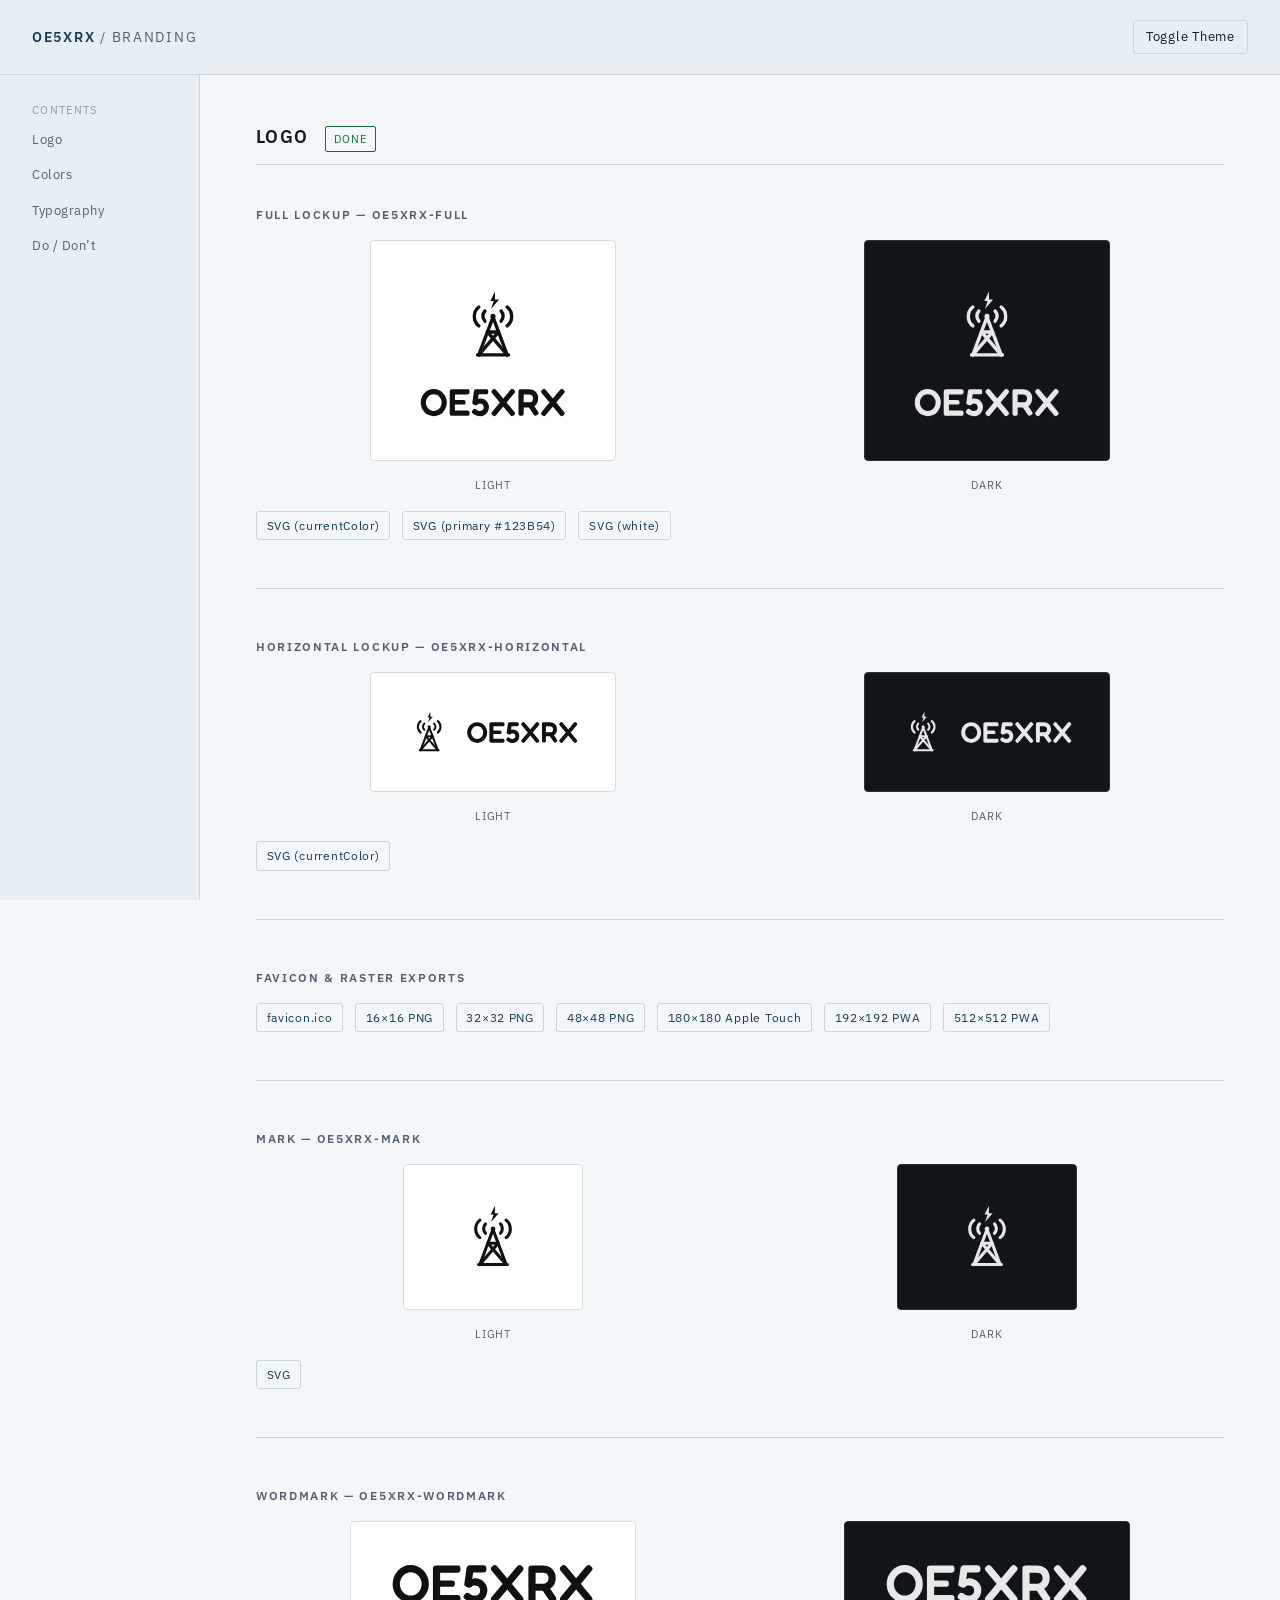
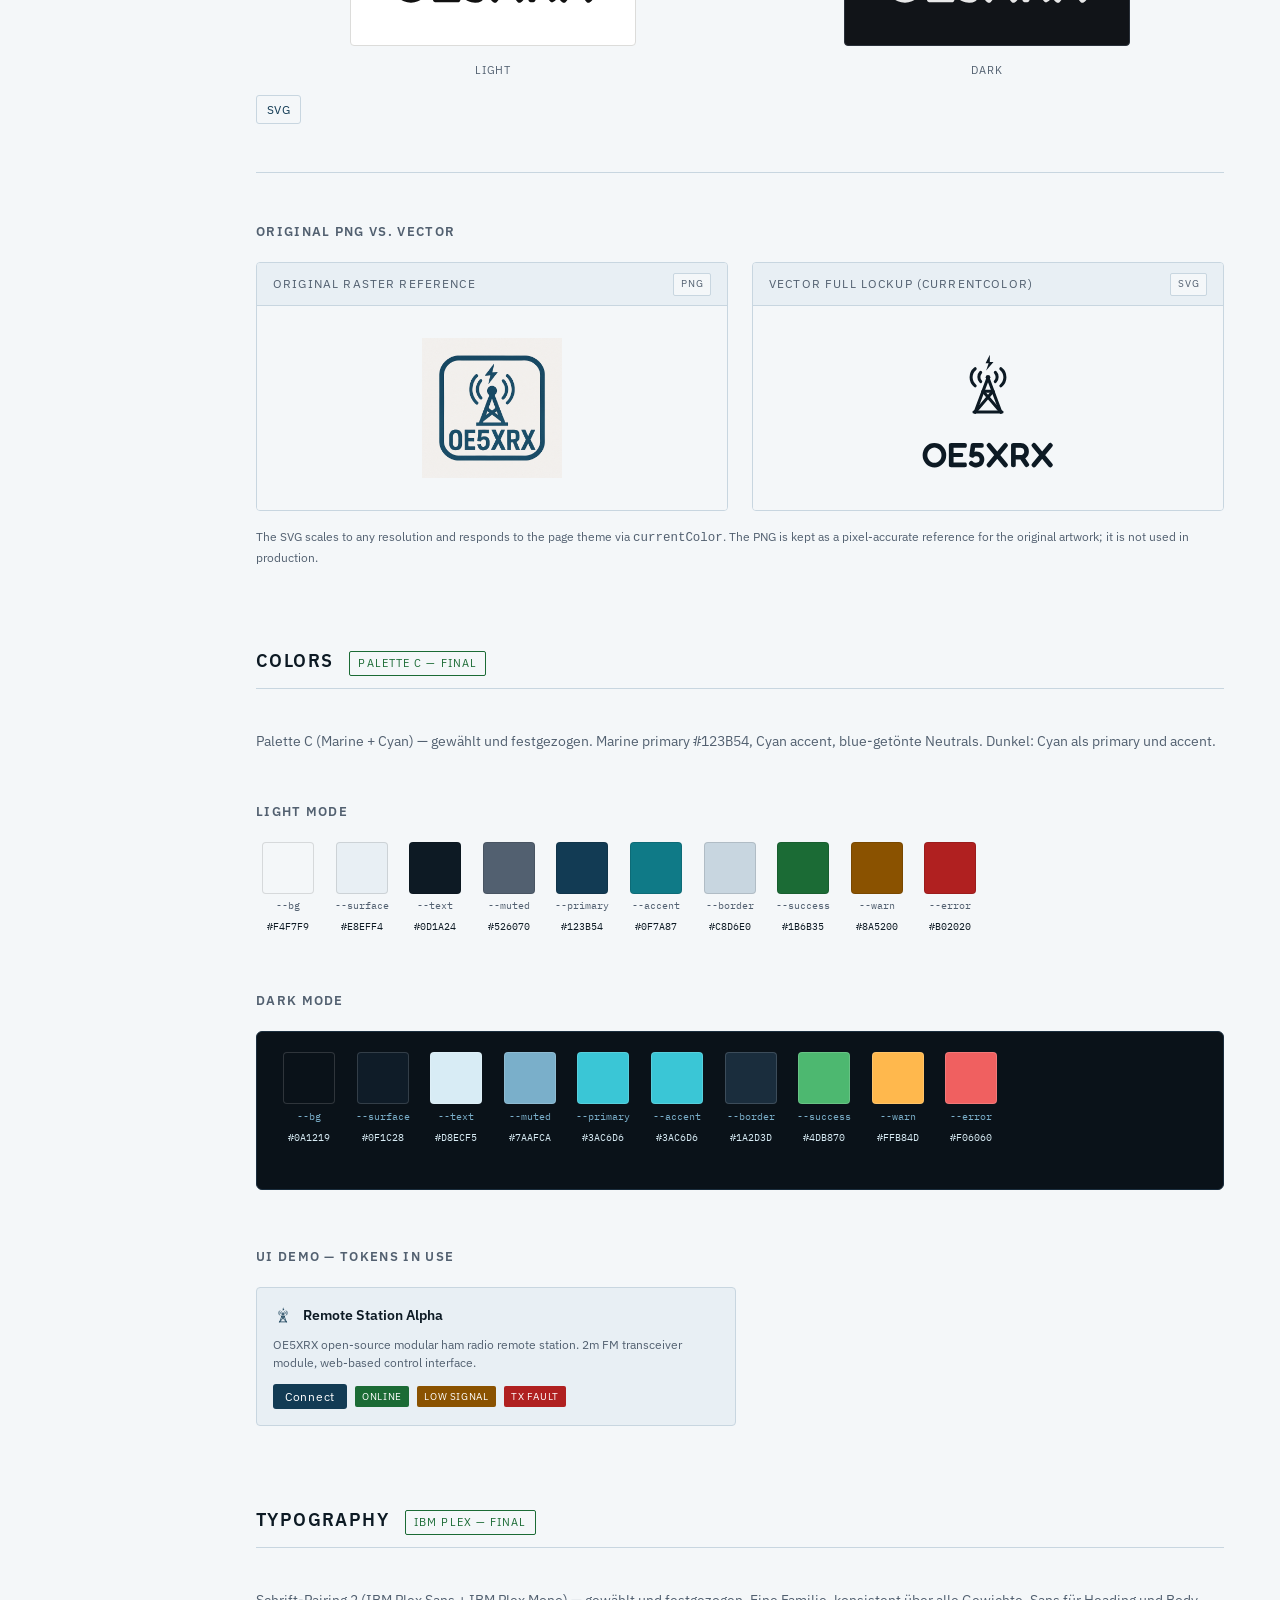
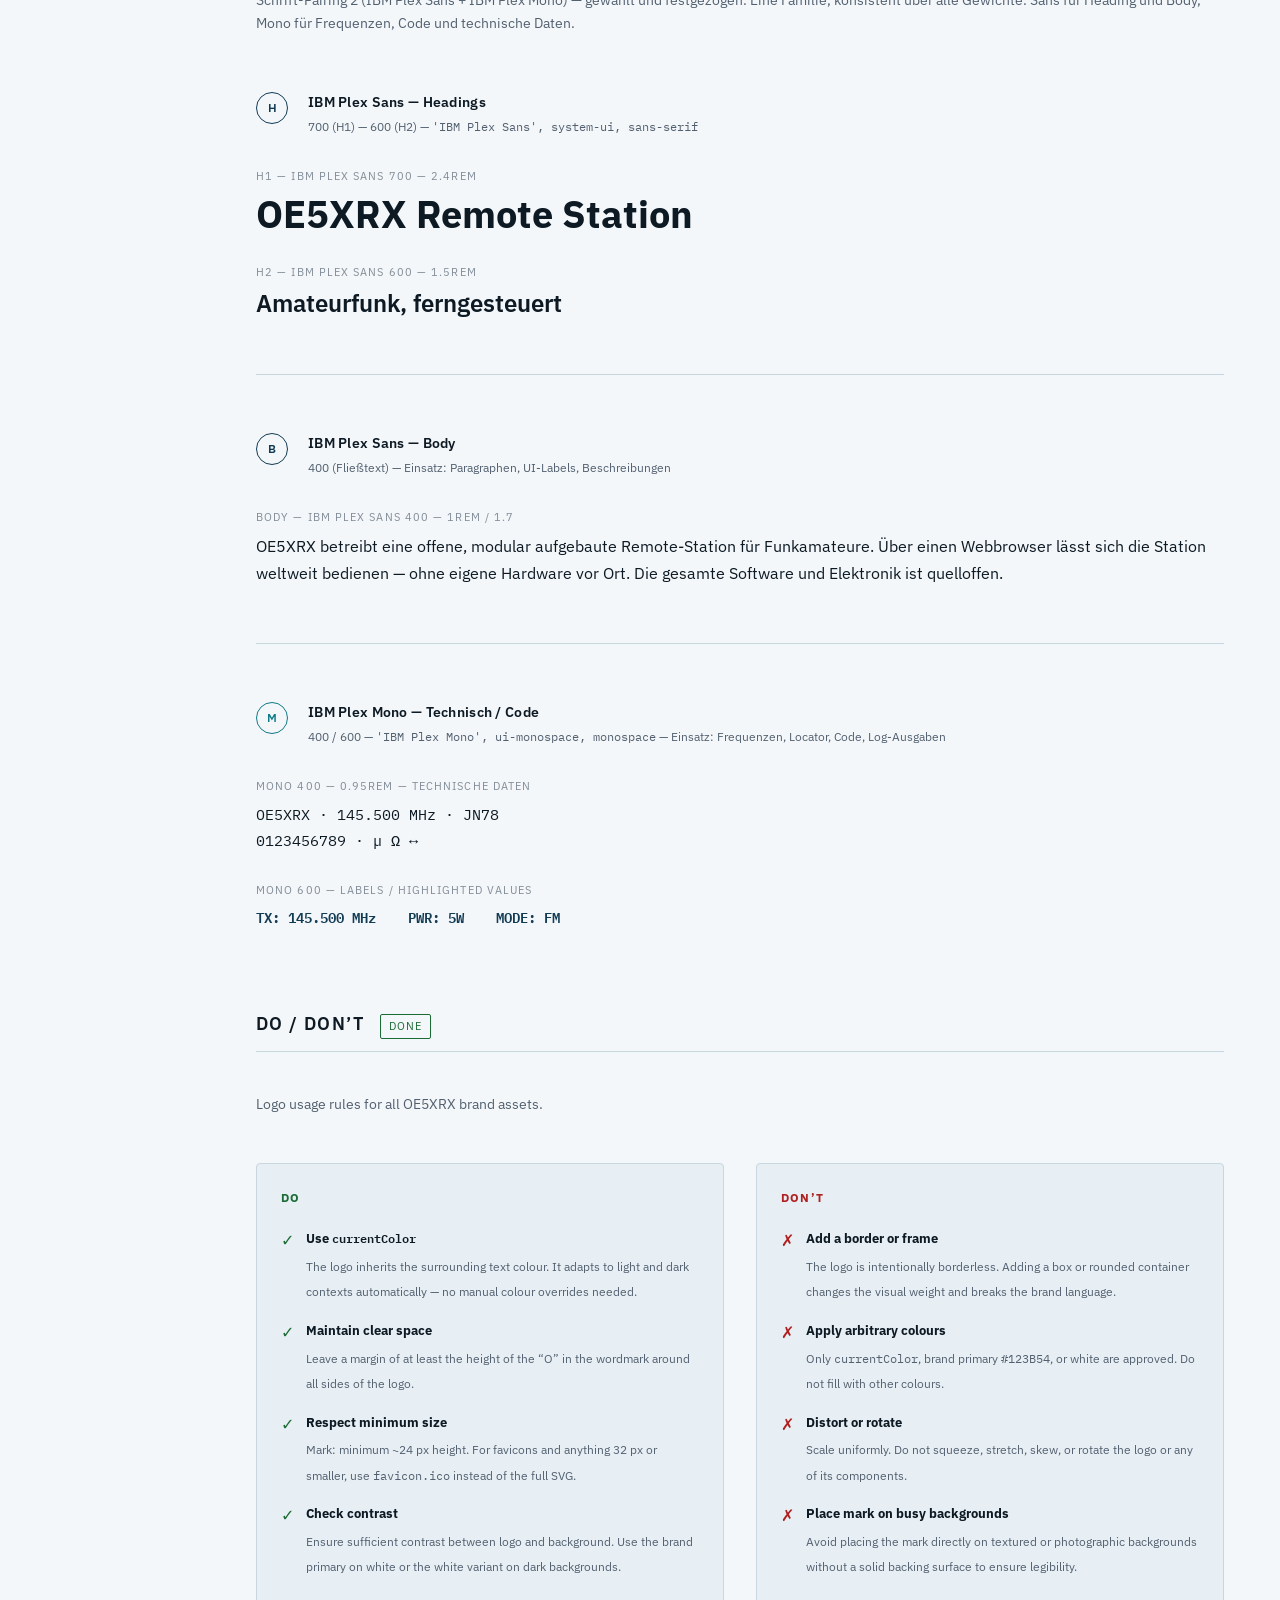
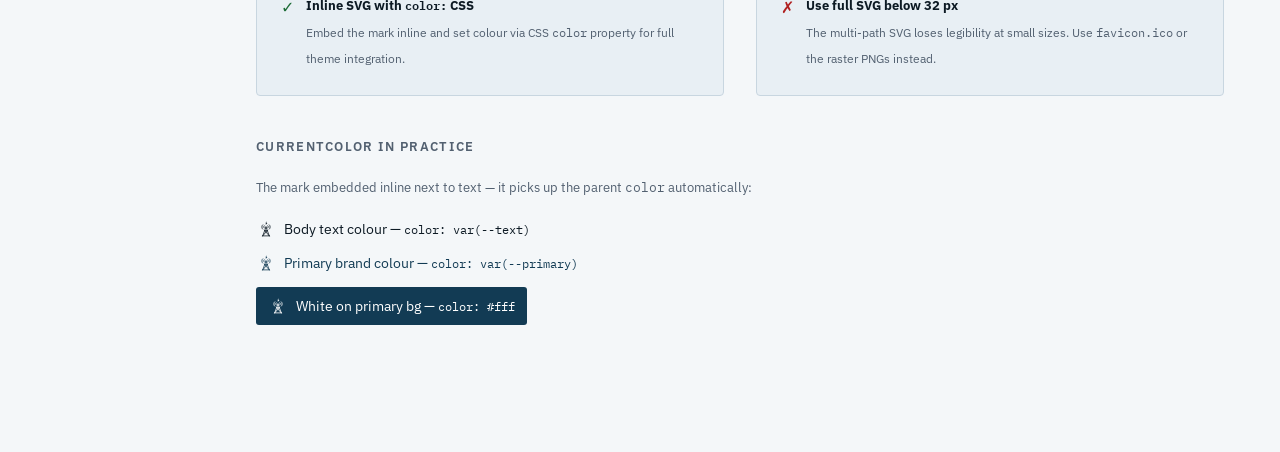
<file: index.html>
<!DOCTYPE html>
<html lang="en">
<head>
  <meta charset="UTF-8">
  <meta name="viewport" content="width=device-width, initial-scale=1.0">
  <title>OE5XRX Branding</title>
  <link rel="stylesheet" href="type/fonts.css">
  <link rel="stylesheet" href="color/tokens.css">
  <link rel="stylesheet" href="site.css">
  <link rel="icon" type="image/svg+xml" href="logo/oe5xrx-mark.svg">
  <link rel="icon" type="image/x-icon" href="export/favicon.ico">
  <link rel="apple-touch-icon" sizes="180x180" href="export/apple-touch-icon-180.png">
  <link rel="manifest" href="manifest.webmanifest">
  <meta name="theme-color" content="#123B54">
</head>
<body>

<header class="site-header">
  <span class="wordmark">OE5XRX <span>/ Branding</span></span>
  <button id="theme-toggle" aria-pressed="false">Toggle Theme</button>
</header>

<nav class="site-nav" aria-label="Sections">
  <span class="nav-label">Contents</span>
  <ul>
    <li><a href="#logo">Logo</a></li>
    <li><a href="#colors">Colors</a></li>
    <li><a href="#typography">Typography</a></li>
    <li><a href="#usage">Do / Don&rsquo;t</a></li>
  </ul>
</nav>

<main class="site-main">

  <!-- ── LOGO ─────────────────────────────────────────────────────────── -->
  <section id="logo" class="section">
    <div class="section-header">
      <h2>Logo</h2>
      <span class="badge done">Done</span>
    </div>

    <!-- Full lockup -->
    <div class="logo-variant">
      <p class="logo-variant-name">Full Lockup — oe5xrx-full</p>
      <div class="swatch-row">
        <div class="swatch-col">
          <div class="swatch-light">
            <svg xmlns="http://www.w3.org/2000/svg" viewBox="0 0 200 172" role="img" aria-label="OE5XRX">
  <!-- Vertical lockup: mark centered top, wordmark below -->

  <!-- Mark (128x128 viewBox) centered in 200-wide canvas, scaled to 96px wide -->
  <!-- scale = 96/128 = 0.75, centered: x_offset = (200 - 96) / 2 = 52 -->
  <g transform="translate(52, 10) scale(0.75)">
    <g fill="none" stroke="currentColor" stroke-width="5"
       stroke-linecap="round" stroke-linejoin="round">
      <path d="M52 43 a11 11 0 0 0 0 15"/>
      <path d="M43 37 a18 18 0 0 0 0 28"/>
      <path d="M76 43 a11 11 0 0 1 0 15"/>
      <path d="M85 37 a18 18 0 0 1 0 28"/>
      <path d="M64 52 L43 108"/>
      <path d="M64 52 L85 108"/>
      <path d="M41 108 L87 108"/>
      <path d="M55.8 74 L72.2 74"/>
      <path d="M55.8 74 L85 108"/>
      <path d="M72.2 74 L43 108"/>
    </g>
    <circle cx="64" cy="51" r="3.8" fill="currentColor"/>
    <path d="M67 14 L60 28 L65 28 L61 40 L73 26 L67 26 Z" fill="currentColor"/>
  </g>

  <!-- Wordmark (360x96 viewBox) scaled to fit 176px wide, centered in 200 canvas -->
  <!-- scale = 176/360 = 0.4889, height = 96 * 0.4889 = 46.93px -->
  <!-- x_offset = (200 - 176) / 2 = 12 -->
  <!-- y_offset = 10 (top) + 96 (mark at scale 0.75) + 14 (gap) = 120 -->
  <g transform="translate(12, 120) scale(0.4889)">
    <path fill="currentColor" d="M45.80010411244143 79.84331077563769Q39.56643508322321 79.84331077563769 34.122949452074906 77.48314679854244Q28.6794638209266 75.12298282144717 24.547826652785005 70.92113482561166Q20.416189484643414 66.71928682977617 18.072228006246746 61.200191574547574Q15.728266527850078 55.68109631931898 15.728266527850078 49.373558884772024Q15.728266527850078 42.89081207704321 18.004267525594308 37.21235741618492Q20.28026852333854 31.533902755326636 24.307039519347562 27.25322154944885Q28.333810515356586 22.972540343571062 33.66197013847753 20.552967204580952Q38.99012976159847 18.133394065590842 45.06687379457937 18.133394065590842Q51.31975533576262 18.133394065590842 56.76419496018663 20.4873856622295Q62.208634584610635 22.841377258868157 66.29196430292865 27.06984364542278Q70.37529402124665 31.2983100319774 72.70235289297626 36.9217344017253Q75.02941176470588 42.5451587714732 75.02941176470588 49.042222266714724Q75.02941176470588 55.36368945127404 72.75566111400312 60.938872315434004Q70.48191046330037 66.51405517959397 66.43658471904374 70.78290174303281Q62.39125897478711 75.05174830647165 57.11474713445237 77.44752954105468Q51.838235294117645 79.84331077563769 45.80010411244143 79.84331077563769ZM45.33613488614215 68.01548672566372Q49.051405517959395 68.01548672566372 52.308107756376884 66.55726184279021Q55.56480999479438 65.09903695991672 58.011387298282145 62.51743883394066Q60.45796460176991 59.9358407079646 61.82977615825091 56.46560333618458Q63.20158771473191 52.995365964404556 63.20158771473191 49.001319178016224Q63.20158771473191 45.07274856845393 61.802771993753254 41.62701717855284Q60.40395627277459 38.18128578865175 57.94117647058823 35.54567933368038Q55.47839666840187 32.91007287870901 52.26818197297941 31.43564549713691Q49.057967277556955 29.96121811556481 45.39832252477535 29.96121811556481Q41.73867777199375 29.96121811556481 38.508979698073915 31.43564549713691Q35.27928162415409 32.91007287870901 32.81650182196773 35.52947683498178Q30.353722019781365 38.148880791254555 28.954906298802708 41.61875011415838Q27.55609057782405 45.088619437062206 27.55609057782405 49.04491903887778Q27.55609057782405 52.93636127017179 28.97200893631789 56.3928362523999Q30.387927294811732 59.849311234628026 32.83360445948291 62.45797159857378Q35.27928162415409 65.06663196251952 38.48210113434136 66.54105934409162Q41.684920644528646 68.01548672566372 45.33613488614215 68.01548672566372Z"/>
    <path fill="currentColor" d="M87.52693909422176 79.08719416970328Q84.7401093180635 79.08719416970328 83.5033185840708 78.26086673607497Q82.26652785007809 77.43453930244665 81.96948204060385 76.04652524726706Q81.67243623112962 74.65851119208746 81.67243623112962 73.11387298282145V24.54958355023426Q81.67243623112962 21.190265486725664 83.00644195731391 19.926470588235297Q84.34044768349818 18.66267568974493 87.78617907339927 18.66267568974493H120.96889640812077Q122.56754294638209 18.66267568974493 123.88534617386779 18.975923997917757Q125.20314940135347 19.289172306090585 126.01327433628319 20.525963040083294Q126.8233992712129 21.762753774076003 126.8233992712129 24.635996876626763Q126.8233992712129 27.422826652785012 125.9970718375846 28.659617386777725Q125.17074440395628 29.896408120770438 123.82593701197294 30.19345393024467Q122.48112961998959 30.4904997397189 120.88248308172827 30.4904997397189H93.4678552837064V43.301275377407606H112.24115044247787Q113.83979698073921 43.301275377407606 115.0225793857366 43.587519521082775Q116.205361790734 43.873763664757945 116.89666840187402 44.94852941176471Q117.58797501301406 46.023295158771475 117.58797501301406 48.57248828735034Q117.58797501301406 50.98125976054139 116.89666840187402 52.08302967204581Q116.205361790734 53.18479958355024 114.95236855804269 53.427837064029156Q113.69937532535138 53.670874544508074 112.06832378969287 53.670874544508074H93.4678552837064V67.25937011972931H120.96889640812077Q122.56754294638209 67.25937011972931 123.88534617386779 67.57261842790214Q125.20314940135347 67.88586673607496 126.01327433628319 69.12265747006768Q126.8233992712129 70.35944820406039 126.8233992712129 73.20028630921395Q126.8233992712129 75.98711608537221 125.9970718375846 77.22390681936491Q125.17074440395628 78.46069755335763 123.82593701197294 78.77394586153045Q122.48112961998959 79.08719416970328 120.88248308172827 79.08719416970328Z"/>
    <path fill="currentColor" d="M150.81389901093183 79.85411244143675Q147.30335762623636 79.85411244143675 144.5489328474753 79.1574049973972Q141.79450806871424 78.46069755335763 139.75839406559086 77.4615434669443Q137.7222800624675 76.46238938053098 136.39907600208227 75.53884695471109Q135.07587194169705 74.6153045288912 134.42777199375328 74.12922956793336Q133.32600208224883 73.20028630921395 132.54288131181676 72.27134305049454Q131.7597605413847 71.34239979177512 131.7597605413847 70.08940655908381Q131.7597605413847 69.09565330557002 132.31064549713693 68.04249089016139Q132.86153045288913 66.98932847475274 134.08211868818324 65.67152524726706Q135.1190786048933 64.42933368037481 136.15063768870382 63.85684539302447Q137.18219677251435 63.28435710567413 138.17595002602812 63.28435710567413Q139.0832899531494 63.28435710567413 140.09864653826133 63.75422956793337Q141.11400312337327 64.22410203019261 142.62623633524208 65.48789692868299Q143.1447162935971 65.90916189484643 144.00884955752213 66.49785268089536Q144.87298282144718 67.0865434669443 146.35821186881833 67.52941176470588Q147.8434409161895 67.97228006246746 150.2630140551796 67.97228006246746Q152.9202238417491 67.97228006246746 154.8537220197814 66.97852680895366Q156.78722019781367 65.98477355543987 157.8403826132223 64.14308953669963Q158.89354502863094 62.301405517959395 158.89354502863094 59.74141072358147Q158.89354502863094 57.300234252993235 157.79717595002603 55.43154606975534Q156.70080687142115 53.56285788651744 154.81051535658514 52.49349297241021Q152.9202238417491 51.42412805830297 150.5546590317543 51.42412805830297Q149.29086413326394 51.42412805830297 148.21609838625716 51.73197553357626Q147.1413326392504 52.03982300884956 146.36361270171787 52.504294638209274Q145.58589276418533 52.96876626756898 145.11061946902657 53.44403956272775Q144.3761061946903 54.124544508068716 143.59298542425822 54.610619469026545Q142.80986465382614 55.09669442998438 141.6000780843311 55.16150442477877Q140.56311816762104 55.291124414367516 139.47214992191567 55.021082769390944Q138.38118167621033 54.75104112441437 136.92295679333682 54.04893284747528Q134.7734252993233 52.96876626756898 133.87148620510152 52.10463300364394Q132.96954711087977 51.2404997397189 132.96954711087977 49.98750650702759L136.42608016657994 24.506376887038Q136.59890681936494 23.37220197813639 137.0039692868298 21.984187922956796Q137.40903175429466 20.596173867777203 138.62961998958878 19.559213951067157Q139.8502082248829 18.52225403435711 142.36699635606456 18.554659031754298L163.4842529932327 18.608667360749614Q165.05049453409686 18.608667360749614 166.33589276418536 18.92191566892244Q167.62129099427383 19.23516397709527 168.43141592920355 20.498958875585636Q169.24154086413327 21.762753774076003 169.24154086413327 24.657600208224885Q169.24154086413327 27.304008328995316 168.48542425819886 28.497592399791777Q167.72930765226445 29.69117647058824 166.47091358667362 29.961218115564815Q165.21251952108278 30.23125976054139 163.75429463820927 30.23125976054139H147.56259760541386L146.01795939614786 41.065330557001566Q146.69846434148883 40.590057261842794 147.49238677771996 40.31461478396669Q148.28630921395109 40.039172306090585 149.08563248308175 39.85014315460698Q149.88495575221242 39.66111400312338 150.66267568974493 39.66111400312338H151.19195731389902Q155.05895366996359 39.66111400312338 158.58029672045814 41.19495054659032Q162.10163977095266 42.72878709005727 164.8344612181156 45.450806871421136Q167.56728266527853 48.17282665278501 169.17133003643937 51.67256637168142Q170.77537740760022 55.17230609057783 170.77537740760022 59.104112441436754Q170.77537740760022 65.05583029672046 168.13977095262885 69.73295158771472Q165.50416449765748 74.410072878709 160.9944690265487 77.13209266007289Q156.4847735554399 79.85411244143675 150.81389901093183 79.85411244143675Z"/>
    <path fill="currentColor" d="M227.50572618427904 77.80179593961479Q225.75585632483086 79.29242581988548 224.43805309734518 79.76229828214471Q223.12024986985946 80.23217074440396 221.89966163456535 79.5894716293597Q220.67907339927123 78.94677251431547 219.21004685059867 77.25091098386257L178.46616345653308 28.416579906298807Q176.3598386257158 26.072618427902135 176.36523945861535 24.214731910463303Q176.37064029151486 22.35684539302447 178.8982300884956 20.088495575221245Q180.6480999479438 18.511452368558047 181.9659031754295 18.0577824049974Q183.2837064029152 17.604112441436754 184.53129880270694 18.23060905778241Q185.77889120249873 18.857105674128064 187.19390942217598 20.606975533576268L227.93779281624157 69.56012493492973Q230.13053097345136 71.97969807391983 230.1521343050495 73.77277459656429Q230.17373763664762 75.56585111920874 227.50572618427904 77.80179593961479ZM178.95223841749092 77.80179593961479Q176.37064029151486 75.56585111920874 176.36523945861535 73.77277459656429Q176.3598386257158 71.97969807391983 178.5201717855284 69.56012493492973L219.26405517959398 20.606975533576268Q220.73308172826654 18.857105674128064 221.95366996356066 18.23060905778241Q223.17425819885477 17.604112441436754 224.50826392503905 18.0577824049974Q225.84226965122335 18.511452368558047 227.55973451327435 20.088495575221245Q230.17373763664762 22.35684539302447 230.1521343050495 24.214731910463303Q230.13053097345136 26.072618427902135 227.99180114523688 28.416579906298807L187.2479177511713 77.25091098386257Q185.83289953149404 78.94677251431547 184.58530713170228 79.5894716293597Q183.3377147319105 80.23217074440396 182.0199115044248 79.76229828214471Q180.70210827693913 79.29242581988548 178.95223841749092 77.80179593961479Z"/>
    <path fill="currentColor" d="M243.7730348776679 79.03318584070797Q240.98620510150965 79.03318584070797 239.74941436751692 78.20685840707965Q238.5126236335242 77.38053097345133 238.21557782405 75.99251691827173Q237.91853201457576 74.60450286309214 237.91853201457576 73.05986465382614V24.517178552837066Q237.91853201457576 23.00494534096825 238.24798282144718 21.6763404476835Q238.5774336283186 20.347735554398753 239.8142243623113 19.50520562207184Q241.051015096304 18.66267568974493 243.85944820406039 18.66267568974493H262.0710567412806Q265.8408381051536 18.66267568974493 269.4972019781364 19.953474752732955Q273.1535658511192 21.24427381572098 276.13482561166063 23.84747527329516Q279.116085372202 26.45067673086934 280.90376106194697 30.355478917230613Q282.69143675169187 34.260281103591886 282.69143675169187 39.542295679333684Q282.69143675169187 43.031233732431026 281.6382743362832 46.390551795939615Q280.58511192087457 49.74986985944821 278.47338625715776 52.57450546590318Q276.36166059344094 55.39914107235815 273.2183758459136 57.402850078084334Q270.0750910983863 59.40655908381052 265.8624414367517 60.16267568974493H249.71395106715255V73.14627798021864Q249.71395106715255 74.69091618948465 249.40070275897972 76.03572358146799Q249.0874544508069 77.38053097345133 247.85066371681415 78.20685840707965Q246.61387298282145 79.03318584070797 243.7730348776679 79.03318584070797ZM280.40148360229045 77.51015096304009Q277.54984383133785 79.57326913066112 275.80537480478915 79.09259500260282Q274.0609057782405 78.61192087454451 272.21382092660076 76.03032274856845L257.3507287870901 54.16775117126497L270.59357105674127 52.407079646017706L281.92451847995835 69.13885996876627Q283.231520041645 71.06155648099949 283.56097084851643 72.4009630400833Q283.89042165538785 73.74036959916711 283.1343050494535 74.90694950546592Q282.37818844351904 76.07352941176471 280.40148360229045 77.51015096304009ZM249.71395106715255 48.486074960957836H263.04320666319626Q264.4042165538782 48.486074960957836 265.8084331077564 47.972995835502346Q267.2126496616346 47.459916710046855 268.34142373763666 46.352745965642896Q269.4701978136387 45.245575221238944 270.1831077563769 43.54971369078605Q270.8960176991151 41.85385216033316 270.8960176991151 39.45588235294118Q270.8960176991151 36.66905257678293 269.7888469547111 34.65994273815721Q268.68167621030716 32.6508328995315 266.67256637168146 31.5706663196252Q264.6634565330557 30.4904997397189 261.8982300884956 30.4904997397189H249.71395106715255Z"/>
    <path fill="currentColor" d="M340.36153045288916 77.80179593961479Q338.61166059344094 79.29242581988548 337.29385736595526 79.76229828214471Q335.9760541384696 80.23217074440396 334.7554659031755 79.5894716293597Q333.53487766788135 78.94677251431547 332.0658511192088 77.25091098386257L291.32196772514317 28.416579906298807Q289.21564289432587 26.072618427902135 289.2210437272254 24.214731910463303Q289.22644456012495 22.35684539302447 291.7540343571057 20.088495575221245Q293.5039042165539 18.511452368558047 294.8217074440396 18.0577824049974Q296.1395106715253 17.604112441436754 297.38710307131703 18.23060905778241Q298.6346954711088 18.857105674128064 300.04971369078606 20.606975533576268L340.7935970848516 69.56012493492973Q342.98633524206144 71.97969807391983 343.00793857365954 73.77277459656429Q343.0295419052577 75.56585111920874 340.36153045288916 77.80179593961479ZM291.808042686101 77.80179593961479Q289.22644456012495 75.56585111920874 289.2210437272254 73.77277459656429Q289.21564289432587 71.97969807391983 291.3759760541385 69.56012493492973L332.11985944820407 20.606975533576268Q333.5888859968766 18.857105674128064 334.8094742321707 18.23060905778241Q336.03006246746486 17.604112441436754 337.36406819364913 18.0577824049974Q338.6980739198334 18.511452368558047 340.41553878188444 20.088495575221245Q343.0295419052577 22.35684539302447 343.00793857365954 24.214731910463303Q342.98633524206144 26.072618427902135 340.84760541384696 28.416579906298807L300.1037220197814 77.25091098386257Q298.6887038001041 78.94677251431547 297.44111140031237 79.5894716293597Q296.19351900052055 80.23217074440396 294.87571577303487 79.76229828214471Q293.5579125455492 79.29242581988548 291.808042686101 77.80179593961479Z"/>
  </g>
</svg>
          </div>
          <span class="swatch-label">Light</span>
        </div>
        <div class="swatch-col">
          <div class="swatch-dark">
            <svg xmlns="http://www.w3.org/2000/svg" viewBox="0 0 200 172" role="img" aria-label="OE5XRX">
  <!-- Vertical lockup: mark centered top, wordmark below -->

  <!-- Mark (128x128 viewBox) centered in 200-wide canvas, scaled to 96px wide -->
  <!-- scale = 96/128 = 0.75, centered: x_offset = (200 - 96) / 2 = 52 -->
  <g transform="translate(52, 10) scale(0.75)">
    <g fill="none" stroke="currentColor" stroke-width="5"
       stroke-linecap="round" stroke-linejoin="round">
      <path d="M52 43 a11 11 0 0 0 0 15"/>
      <path d="M43 37 a18 18 0 0 0 0 28"/>
      <path d="M76 43 a11 11 0 0 1 0 15"/>
      <path d="M85 37 a18 18 0 0 1 0 28"/>
      <path d="M64 52 L43 108"/>
      <path d="M64 52 L85 108"/>
      <path d="M41 108 L87 108"/>
      <path d="M55.8 74 L72.2 74"/>
      <path d="M55.8 74 L85 108"/>
      <path d="M72.2 74 L43 108"/>
    </g>
    <circle cx="64" cy="51" r="3.8" fill="currentColor"/>
    <path d="M67 14 L60 28 L65 28 L61 40 L73 26 L67 26 Z" fill="currentColor"/>
  </g>

  <!-- Wordmark (360x96 viewBox) scaled to fit 176px wide, centered in 200 canvas -->
  <!-- scale = 176/360 = 0.4889, height = 96 * 0.4889 = 46.93px -->
  <!-- x_offset = (200 - 176) / 2 = 12 -->
  <!-- y_offset = 10 (top) + 96 (mark at scale 0.75) + 14 (gap) = 120 -->
  <g transform="translate(12, 120) scale(0.4889)">
    <path fill="currentColor" d="M45.80010411244143 79.84331077563769Q39.56643508322321 79.84331077563769 34.122949452074906 77.48314679854244Q28.6794638209266 75.12298282144717 24.547826652785005 70.92113482561166Q20.416189484643414 66.71928682977617 18.072228006246746 61.200191574547574Q15.728266527850078 55.68109631931898 15.728266527850078 49.373558884772024Q15.728266527850078 42.89081207704321 18.004267525594308 37.21235741618492Q20.28026852333854 31.533902755326636 24.307039519347562 27.25322154944885Q28.333810515356586 22.972540343571062 33.66197013847753 20.552967204580952Q38.99012976159847 18.133394065590842 45.06687379457937 18.133394065590842Q51.31975533576262 18.133394065590842 56.76419496018663 20.4873856622295Q62.208634584610635 22.841377258868157 66.29196430292865 27.06984364542278Q70.37529402124665 31.2983100319774 72.70235289297626 36.9217344017253Q75.02941176470588 42.5451587714732 75.02941176470588 49.042222266714724Q75.02941176470588 55.36368945127404 72.75566111400312 60.938872315434004Q70.48191046330037 66.51405517959397 66.43658471904374 70.78290174303281Q62.39125897478711 75.05174830647165 57.11474713445237 77.44752954105468Q51.838235294117645 79.84331077563769 45.80010411244143 79.84331077563769ZM45.33613488614215 68.01548672566372Q49.051405517959395 68.01548672566372 52.308107756376884 66.55726184279021Q55.56480999479438 65.09903695991672 58.011387298282145 62.51743883394066Q60.45796460176991 59.9358407079646 61.82977615825091 56.46560333618458Q63.20158771473191 52.995365964404556 63.20158771473191 49.001319178016224Q63.20158771473191 45.07274856845393 61.802771993753254 41.62701717855284Q60.40395627277459 38.18128578865175 57.94117647058823 35.54567933368038Q55.47839666840187 32.91007287870901 52.26818197297941 31.43564549713691Q49.057967277556955 29.96121811556481 45.39832252477535 29.96121811556481Q41.73867777199375 29.96121811556481 38.508979698073915 31.43564549713691Q35.27928162415409 32.91007287870901 32.81650182196773 35.52947683498178Q30.353722019781365 38.148880791254555 28.954906298802708 41.61875011415838Q27.55609057782405 45.088619437062206 27.55609057782405 49.04491903887778Q27.55609057782405 52.93636127017179 28.97200893631789 56.3928362523999Q30.387927294811732 59.849311234628026 32.83360445948291 62.45797159857378Q35.27928162415409 65.06663196251952 38.48210113434136 66.54105934409162Q41.684920644528646 68.01548672566372 45.33613488614215 68.01548672566372Z"/>
    <path fill="currentColor" d="M87.52693909422176 79.08719416970328Q84.7401093180635 79.08719416970328 83.5033185840708 78.26086673607497Q82.26652785007809 77.43453930244665 81.96948204060385 76.04652524726706Q81.67243623112962 74.65851119208746 81.67243623112962 73.11387298282145V24.54958355023426Q81.67243623112962 21.190265486725664 83.00644195731391 19.926470588235297Q84.34044768349818 18.66267568974493 87.78617907339927 18.66267568974493H120.96889640812077Q122.56754294638209 18.66267568974493 123.88534617386779 18.975923997917757Q125.20314940135347 19.289172306090585 126.01327433628319 20.525963040083294Q126.8233992712129 21.762753774076003 126.8233992712129 24.635996876626763Q126.8233992712129 27.422826652785012 125.9970718375846 28.659617386777725Q125.17074440395628 29.896408120770438 123.82593701197294 30.19345393024467Q122.48112961998959 30.4904997397189 120.88248308172827 30.4904997397189H93.4678552837064V43.301275377407606H112.24115044247787Q113.83979698073921 43.301275377407606 115.0225793857366 43.587519521082775Q116.205361790734 43.873763664757945 116.89666840187402 44.94852941176471Q117.58797501301406 46.023295158771475 117.58797501301406 48.57248828735034Q117.58797501301406 50.98125976054139 116.89666840187402 52.08302967204581Q116.205361790734 53.18479958355024 114.95236855804269 53.427837064029156Q113.69937532535138 53.670874544508074 112.06832378969287 53.670874544508074H93.4678552837064V67.25937011972931H120.96889640812077Q122.56754294638209 67.25937011972931 123.88534617386779 67.57261842790214Q125.20314940135347 67.88586673607496 126.01327433628319 69.12265747006768Q126.8233992712129 70.35944820406039 126.8233992712129 73.20028630921395Q126.8233992712129 75.98711608537221 125.9970718375846 77.22390681936491Q125.17074440395628 78.46069755335763 123.82593701197294 78.77394586153045Q122.48112961998959 79.08719416970328 120.88248308172827 79.08719416970328Z"/>
    <path fill="currentColor" d="M150.81389901093183 79.85411244143675Q147.30335762623636 79.85411244143675 144.5489328474753 79.1574049973972Q141.79450806871424 78.46069755335763 139.75839406559086 77.4615434669443Q137.7222800624675 76.46238938053098 136.39907600208227 75.53884695471109Q135.07587194169705 74.6153045288912 134.42777199375328 74.12922956793336Q133.32600208224883 73.20028630921395 132.54288131181676 72.27134305049454Q131.7597605413847 71.34239979177512 131.7597605413847 70.08940655908381Q131.7597605413847 69.09565330557002 132.31064549713693 68.04249089016139Q132.86153045288913 66.98932847475274 134.08211868818324 65.67152524726706Q135.1190786048933 64.42933368037481 136.15063768870382 63.85684539302447Q137.18219677251435 63.28435710567413 138.17595002602812 63.28435710567413Q139.0832899531494 63.28435710567413 140.09864653826133 63.75422956793337Q141.11400312337327 64.22410203019261 142.62623633524208 65.48789692868299Q143.1447162935971 65.90916189484643 144.00884955752213 66.49785268089536Q144.87298282144718 67.0865434669443 146.35821186881833 67.52941176470588Q147.8434409161895 67.97228006246746 150.2630140551796 67.97228006246746Q152.9202238417491 67.97228006246746 154.8537220197814 66.97852680895366Q156.78722019781367 65.98477355543987 157.8403826132223 64.14308953669963Q158.89354502863094 62.301405517959395 158.89354502863094 59.74141072358147Q158.89354502863094 57.300234252993235 157.79717595002603 55.43154606975534Q156.70080687142115 53.56285788651744 154.81051535658514 52.49349297241021Q152.9202238417491 51.42412805830297 150.5546590317543 51.42412805830297Q149.29086413326394 51.42412805830297 148.21609838625716 51.73197553357626Q147.1413326392504 52.03982300884956 146.36361270171787 52.504294638209274Q145.58589276418533 52.96876626756898 145.11061946902657 53.44403956272775Q144.3761061946903 54.124544508068716 143.59298542425822 54.610619469026545Q142.80986465382614 55.09669442998438 141.6000780843311 55.16150442477877Q140.56311816762104 55.291124414367516 139.47214992191567 55.021082769390944Q138.38118167621033 54.75104112441437 136.92295679333682 54.04893284747528Q134.7734252993233 52.96876626756898 133.87148620510152 52.10463300364394Q132.96954711087977 51.2404997397189 132.96954711087977 49.98750650702759L136.42608016657994 24.506376887038Q136.59890681936494 23.37220197813639 137.0039692868298 21.984187922956796Q137.40903175429466 20.596173867777203 138.62961998958878 19.559213951067157Q139.8502082248829 18.52225403435711 142.36699635606456 18.554659031754298L163.4842529932327 18.608667360749614Q165.05049453409686 18.608667360749614 166.33589276418536 18.92191566892244Q167.62129099427383 19.23516397709527 168.43141592920355 20.498958875585636Q169.24154086413327 21.762753774076003 169.24154086413327 24.657600208224885Q169.24154086413327 27.304008328995316 168.48542425819886 28.497592399791777Q167.72930765226445 29.69117647058824 166.47091358667362 29.961218115564815Q165.21251952108278 30.23125976054139 163.75429463820927 30.23125976054139H147.56259760541386L146.01795939614786 41.065330557001566Q146.69846434148883 40.590057261842794 147.49238677771996 40.31461478396669Q148.28630921395109 40.039172306090585 149.08563248308175 39.85014315460698Q149.88495575221242 39.66111400312338 150.66267568974493 39.66111400312338H151.19195731389902Q155.05895366996359 39.66111400312338 158.58029672045814 41.19495054659032Q162.10163977095266 42.72878709005727 164.8344612181156 45.450806871421136Q167.56728266527853 48.17282665278501 169.17133003643937 51.67256637168142Q170.77537740760022 55.17230609057783 170.77537740760022 59.104112441436754Q170.77537740760022 65.05583029672046 168.13977095262885 69.73295158771472Q165.50416449765748 74.410072878709 160.9944690265487 77.13209266007289Q156.4847735554399 79.85411244143675 150.81389901093183 79.85411244143675Z"/>
    <path fill="currentColor" d="M227.50572618427904 77.80179593961479Q225.75585632483086 79.29242581988548 224.43805309734518 79.76229828214471Q223.12024986985946 80.23217074440396 221.89966163456535 79.5894716293597Q220.67907339927123 78.94677251431547 219.21004685059867 77.25091098386257L178.46616345653308 28.416579906298807Q176.3598386257158 26.072618427902135 176.36523945861535 24.214731910463303Q176.37064029151486 22.35684539302447 178.8982300884956 20.088495575221245Q180.6480999479438 18.511452368558047 181.9659031754295 18.0577824049974Q183.2837064029152 17.604112441436754 184.53129880270694 18.23060905778241Q185.77889120249873 18.857105674128064 187.19390942217598 20.606975533576268L227.93779281624157 69.56012493492973Q230.13053097345136 71.97969807391983 230.1521343050495 73.77277459656429Q230.17373763664762 75.56585111920874 227.50572618427904 77.80179593961479ZM178.95223841749092 77.80179593961479Q176.37064029151486 75.56585111920874 176.36523945861535 73.77277459656429Q176.3598386257158 71.97969807391983 178.5201717855284 69.56012493492973L219.26405517959398 20.606975533576268Q220.73308172826654 18.857105674128064 221.95366996356066 18.23060905778241Q223.17425819885477 17.604112441436754 224.50826392503905 18.0577824049974Q225.84226965122335 18.511452368558047 227.55973451327435 20.088495575221245Q230.17373763664762 22.35684539302447 230.1521343050495 24.214731910463303Q230.13053097345136 26.072618427902135 227.99180114523688 28.416579906298807L187.2479177511713 77.25091098386257Q185.83289953149404 78.94677251431547 184.58530713170228 79.5894716293597Q183.3377147319105 80.23217074440396 182.0199115044248 79.76229828214471Q180.70210827693913 79.29242581988548 178.95223841749092 77.80179593961479Z"/>
    <path fill="currentColor" d="M243.7730348776679 79.03318584070797Q240.98620510150965 79.03318584070797 239.74941436751692 78.20685840707965Q238.5126236335242 77.38053097345133 238.21557782405 75.99251691827173Q237.91853201457576 74.60450286309214 237.91853201457576 73.05986465382614V24.517178552837066Q237.91853201457576 23.00494534096825 238.24798282144718 21.6763404476835Q238.5774336283186 20.347735554398753 239.8142243623113 19.50520562207184Q241.051015096304 18.66267568974493 243.85944820406039 18.66267568974493H262.0710567412806Q265.8408381051536 18.66267568974493 269.4972019781364 19.953474752732955Q273.1535658511192 21.24427381572098 276.13482561166063 23.84747527329516Q279.116085372202 26.45067673086934 280.90376106194697 30.355478917230613Q282.69143675169187 34.260281103591886 282.69143675169187 39.542295679333684Q282.69143675169187 43.031233732431026 281.6382743362832 46.390551795939615Q280.58511192087457 49.74986985944821 278.47338625715776 52.57450546590318Q276.36166059344094 55.39914107235815 273.2183758459136 57.402850078084334Q270.0750910983863 59.40655908381052 265.8624414367517 60.16267568974493H249.71395106715255V73.14627798021864Q249.71395106715255 74.69091618948465 249.40070275897972 76.03572358146799Q249.0874544508069 77.38053097345133 247.85066371681415 78.20685840707965Q246.61387298282145 79.03318584070797 243.7730348776679 79.03318584070797ZM280.40148360229045 77.51015096304009Q277.54984383133785 79.57326913066112 275.80537480478915 79.09259500260282Q274.0609057782405 78.61192087454451 272.21382092660076 76.03032274856845L257.3507287870901 54.16775117126497L270.59357105674127 52.407079646017706L281.92451847995835 69.13885996876627Q283.231520041645 71.06155648099949 283.56097084851643 72.4009630400833Q283.89042165538785 73.74036959916711 283.1343050494535 74.90694950546592Q282.37818844351904 76.07352941176471 280.40148360229045 77.51015096304009ZM249.71395106715255 48.486074960957836H263.04320666319626Q264.4042165538782 48.486074960957836 265.8084331077564 47.972995835502346Q267.2126496616346 47.459916710046855 268.34142373763666 46.352745965642896Q269.4701978136387 45.245575221238944 270.1831077563769 43.54971369078605Q270.8960176991151 41.85385216033316 270.8960176991151 39.45588235294118Q270.8960176991151 36.66905257678293 269.7888469547111 34.65994273815721Q268.68167621030716 32.6508328995315 266.67256637168146 31.5706663196252Q264.6634565330557 30.4904997397189 261.8982300884956 30.4904997397189H249.71395106715255Z"/>
    <path fill="currentColor" d="M340.36153045288916 77.80179593961479Q338.61166059344094 79.29242581988548 337.29385736595526 79.76229828214471Q335.9760541384696 80.23217074440396 334.7554659031755 79.5894716293597Q333.53487766788135 78.94677251431547 332.0658511192088 77.25091098386257L291.32196772514317 28.416579906298807Q289.21564289432587 26.072618427902135 289.2210437272254 24.214731910463303Q289.22644456012495 22.35684539302447 291.7540343571057 20.088495575221245Q293.5039042165539 18.511452368558047 294.8217074440396 18.0577824049974Q296.1395106715253 17.604112441436754 297.38710307131703 18.23060905778241Q298.6346954711088 18.857105674128064 300.04971369078606 20.606975533576268L340.7935970848516 69.56012493492973Q342.98633524206144 71.97969807391983 343.00793857365954 73.77277459656429Q343.0295419052577 75.56585111920874 340.36153045288916 77.80179593961479ZM291.808042686101 77.80179593961479Q289.22644456012495 75.56585111920874 289.2210437272254 73.77277459656429Q289.21564289432587 71.97969807391983 291.3759760541385 69.56012493492973L332.11985944820407 20.606975533576268Q333.5888859968766 18.857105674128064 334.8094742321707 18.23060905778241Q336.03006246746486 17.604112441436754 337.36406819364913 18.0577824049974Q338.6980739198334 18.511452368558047 340.41553878188444 20.088495575221245Q343.0295419052577 22.35684539302447 343.00793857365954 24.214731910463303Q342.98633524206144 26.072618427902135 340.84760541384696 28.416579906298807L300.1037220197814 77.25091098386257Q298.6887038001041 78.94677251431547 297.44111140031237 79.5894716293597Q296.19351900052055 80.23217074440396 294.87571577303487 79.76229828214471Q293.5579125455492 79.29242581988548 291.808042686101 77.80179593961479Z"/>
  </g>
</svg>
          </div>
          <span class="swatch-label">Dark</span>
        </div>
      </div>
      <div class="logo-downloads">
        <a href="logo/oe5xrx-full.svg" download>SVG (currentColor)</a>
        <a href="logo/oe5xrx-full-primary.svg" download>SVG (primary #123B54)</a>
        <a href="logo/oe5xrx-full-white.svg" download>SVG (white)</a>
      </div>
    </div>

    <!-- Horizontal lockup -->
    <div class="logo-variant">
      <p class="logo-variant-name">Horizontal Lockup — oe5xrx-horizontal</p>
      <div class="swatch-row">
        <div class="swatch-col">
          <div class="swatch-light">
            <svg xmlns="http://www.w3.org/2000/svg" viewBox="0 0 330 96" role="img" aria-label="OE5XRX">
  <!-- Horizontal lockup: mark left, wordmark right, vertically centered -->

  <!-- Mark (128x128 viewBox) scaled to 96px tall (matches canvas height) -->
  <!-- scale = 96/128 = 0.75, mark placed at left with small margin: x_offset=0 -->
  <!-- mark rendered width = 128 * 0.75 = 96px -->
  <g transform="translate(0, 0) scale(0.75)">
    <g fill="none" stroke="currentColor" stroke-width="5"
       stroke-linecap="round" stroke-linejoin="round">
      <path d="M52 43 a11 11 0 0 0 0 15"/>
      <path d="M43 37 a18 18 0 0 0 0 28"/>
      <path d="M76 43 a11 11 0 0 1 0 15"/>
      <path d="M85 37 a18 18 0 0 1 0 28"/>
      <path d="M64 52 L43 108"/>
      <path d="M64 52 L85 108"/>
      <path d="M41 108 L87 108"/>
      <path d="M55.8 74 L72.2 74"/>
      <path d="M55.8 74 L85 108"/>
      <path d="M72.2 74 L43 108"/>
    </g>
    <circle cx="64" cy="51" r="3.8" fill="currentColor"/>
    <path d="M67 14 L60 28 L65 28 L61 40 L73 26 L67 26 Z" fill="currentColor"/>
  </g>

  <!-- Wordmark (360x96 viewBox) scaled to fit in remaining width -->
  <!-- Available width: 330 - 96 (mark) - 12 (gap) = 222px -->
  <!-- scale = 222/360 = 0.6167, height = 96 * 0.6167 = 59.2px -->
  <!-- Vertical center: (96 - 59.2) / 2 = 18.4 -->
  <!-- x_offset = 96 + 12 = 108 -->
  <g transform="translate(108, 18.4) scale(0.6167)">
    <path fill="currentColor" d="M45.80010411244143 79.84331077563769Q39.56643508322321 79.84331077563769 34.122949452074906 77.48314679854244Q28.6794638209266 75.12298282144717 24.547826652785005 70.92113482561166Q20.416189484643414 66.71928682977617 18.072228006246746 61.200191574547574Q15.728266527850078 55.68109631931898 15.728266527850078 49.373558884772024Q15.728266527850078 42.89081207704321 18.004267525594308 37.21235741618492Q20.28026852333854 31.533902755326636 24.307039519347562 27.25322154944885Q28.333810515356586 22.972540343571062 33.66197013847753 20.552967204580952Q38.99012976159847 18.133394065590842 45.06687379457937 18.133394065590842Q51.31975533576262 18.133394065590842 56.76419496018663 20.4873856622295Q62.208634584610635 22.841377258868157 66.29196430292865 27.06984364542278Q70.37529402124665 31.2983100319774 72.70235289297626 36.9217344017253Q75.02941176470588 42.5451587714732 75.02941176470588 49.042222266714724Q75.02941176470588 55.36368945127404 72.75566111400312 60.938872315434004Q70.48191046330037 66.51405517959397 66.43658471904374 70.78290174303281Q62.39125897478711 75.05174830647165 57.11474713445237 77.44752954105468Q51.838235294117645 79.84331077563769 45.80010411244143 79.84331077563769ZM45.33613488614215 68.01548672566372Q49.051405517959395 68.01548672566372 52.308107756376884 66.55726184279021Q55.56480999479438 65.09903695991672 58.011387298282145 62.51743883394066Q60.45796460176991 59.9358407079646 61.82977615825091 56.46560333618458Q63.20158771473191 52.995365964404556 63.20158771473191 49.001319178016224Q63.20158771473191 45.07274856845393 61.802771993753254 41.62701717855284Q60.40395627277459 38.18128578865175 57.94117647058823 35.54567933368038Q55.47839666840187 32.91007287870901 52.26818197297941 31.43564549713691Q49.057967277556955 29.96121811556481 45.39832252477535 29.96121811556481Q41.73867777199375 29.96121811556481 38.508979698073915 31.43564549713691Q35.27928162415409 32.91007287870901 32.81650182196773 35.52947683498178Q30.353722019781365 38.148880791254555 28.954906298802708 41.61875011415838Q27.55609057782405 45.088619437062206 27.55609057782405 49.04491903887778Q27.55609057782405 52.93636127017179 28.97200893631789 56.3928362523999Q30.387927294811732 59.849311234628026 32.83360445948291 62.45797159857378Q35.27928162415409 65.06663196251952 38.48210113434136 66.54105934409162Q41.684920644528646 68.01548672566372 45.33613488614215 68.01548672566372Z"/>
    <path fill="currentColor" d="M87.52693909422176 79.08719416970328Q84.7401093180635 79.08719416970328 83.5033185840708 78.26086673607497Q82.26652785007809 77.43453930244665 81.96948204060385 76.04652524726706Q81.67243623112962 74.65851119208746 81.67243623112962 73.11387298282145V24.54958355023426Q81.67243623112962 21.190265486725664 83.00644195731391 19.926470588235297Q84.34044768349818 18.66267568974493 87.78617907339927 18.66267568974493H120.96889640812077Q122.56754294638209 18.66267568974493 123.88534617386779 18.975923997917757Q125.20314940135347 19.289172306090585 126.01327433628319 20.525963040083294Q126.8233992712129 21.762753774076003 126.8233992712129 24.635996876626763Q126.8233992712129 27.422826652785012 125.9970718375846 28.659617386777725Q125.17074440395628 29.896408120770438 123.82593701197294 30.19345393024467Q122.48112961998959 30.4904997397189 120.88248308172827 30.4904997397189H93.4678552837064V43.301275377407606H112.24115044247787Q113.83979698073921 43.301275377407606 115.0225793857366 43.587519521082775Q116.205361790734 43.873763664757945 116.89666840187402 44.94852941176471Q117.58797501301406 46.023295158771475 117.58797501301406 48.57248828735034Q117.58797501301406 50.98125976054139 116.89666840187402 52.08302967204581Q116.205361790734 53.18479958355024 114.95236855804269 53.427837064029156Q113.69937532535138 53.670874544508074 112.06832378969287 53.670874544508074H93.4678552837064V67.25937011972931H120.96889640812077Q122.56754294638209 67.25937011972931 123.88534617386779 67.57261842790214Q125.20314940135347 67.88586673607496 126.01327433628319 69.12265747006768Q126.8233992712129 70.35944820406039 126.8233992712129 73.20028630921395Q126.8233992712129 75.98711608537221 125.9970718375846 77.22390681936491Q125.17074440395628 78.46069755335763 123.82593701197294 78.77394586153045Q122.48112961998959 79.08719416970328 120.88248308172827 79.08719416970328Z"/>
    <path fill="currentColor" d="M150.81389901093183 79.85411244143675Q147.30335762623636 79.85411244143675 144.5489328474753 79.1574049973972Q141.79450806871424 78.46069755335763 139.75839406559086 77.4615434669443Q137.7222800624675 76.46238938053098 136.39907600208227 75.53884695471109Q135.07587194169705 74.6153045288912 134.42777199375328 74.12922956793336Q133.32600208224883 73.20028630921395 132.54288131181676 72.27134305049454Q131.7597605413847 71.34239979177512 131.7597605413847 70.08940655908381Q131.7597605413847 69.09565330557002 132.31064549713693 68.04249089016139Q132.86153045288913 66.98932847475274 134.08211868818324 65.67152524726706Q135.1190786048933 64.42933368037481 136.15063768870382 63.85684539302447Q137.18219677251435 63.28435710567413 138.17595002602812 63.28435710567413Q139.0832899531494 63.28435710567413 140.09864653826133 63.75422956793337Q141.11400312337327 64.22410203019261 142.62623633524208 65.48789692868299Q143.1447162935971 65.90916189484643 144.00884955752213 66.49785268089536Q144.87298282144718 67.0865434669443 146.35821186881833 67.52941176470588Q147.8434409161895 67.97228006246746 150.2630140551796 67.97228006246746Q152.9202238417491 67.97228006246746 154.8537220197814 66.97852680895366Q156.78722019781367 65.98477355543987 157.8403826132223 64.14308953669963Q158.89354502863094 62.301405517959395 158.89354502863094 59.74141072358147Q158.89354502863094 57.300234252993235 157.79717595002603 55.43154606975534Q156.70080687142115 53.56285788651744 154.81051535658514 52.49349297241021Q152.9202238417491 51.42412805830297 150.5546590317543 51.42412805830297Q149.29086413326394 51.42412805830297 148.21609838625716 51.73197553357626Q147.1413326392504 52.03982300884956 146.36361270171787 52.504294638209274Q145.58589276418533 52.96876626756898 145.11061946902657 53.44403956272775Q144.3761061946903 54.124544508068716 143.59298542425822 54.610619469026545Q142.80986465382614 55.09669442998438 141.6000780843311 55.16150442477877Q140.56311816762104 55.291124414367516 139.47214992191567 55.021082769390944Q138.38118167621033 54.75104112441437 136.92295679333682 54.04893284747528Q134.7734252993233 52.96876626756898 133.87148620510152 52.10463300364394Q132.96954711087977 51.2404997397189 132.96954711087977 49.98750650702759L136.42608016657994 24.506376887038Q136.59890681936494 23.37220197813639 137.0039692868298 21.984187922956796Q137.40903175429466 20.596173867777203 138.62961998958878 19.559213951067157Q139.8502082248829 18.52225403435711 142.36699635606456 18.554659031754298L163.4842529932327 18.608667360749614Q165.05049453409686 18.608667360749614 166.33589276418536 18.92191566892244Q167.62129099427383 19.23516397709527 168.43141592920355 20.498958875585636Q169.24154086413327 21.762753774076003 169.24154086413327 24.657600208224885Q169.24154086413327 27.304008328995316 168.48542425819886 28.497592399791777Q167.72930765226445 29.69117647058824 166.47091358667362 29.961218115564815Q165.21251952108278 30.23125976054139 163.75429463820927 30.23125976054139H147.56259760541386L146.01795939614786 41.065330557001566Q146.69846434148883 40.590057261842794 147.49238677771996 40.31461478396669Q148.28630921395109 40.039172306090585 149.08563248308175 39.85014315460698Q149.88495575221242 39.66111400312338 150.66267568974493 39.66111400312338H151.19195731389902Q155.05895366996359 39.66111400312338 158.58029672045814 41.19495054659032Q162.10163977095266 42.72878709005727 164.8344612181156 45.450806871421136Q167.56728266527853 48.17282665278501 169.17133003643937 51.67256637168142Q170.77537740760022 55.17230609057783 170.77537740760022 59.104112441436754Q170.77537740760022 65.05583029672046 168.13977095262885 69.73295158771472Q165.50416449765748 74.410072878709 160.9944690265487 77.13209266007289Q156.4847735554399 79.85411244143675 150.81389901093183 79.85411244143675Z"/>
    <path fill="currentColor" d="M227.50572618427904 77.80179593961479Q225.75585632483086 79.29242581988548 224.43805309734518 79.76229828214471Q223.12024986985946 80.23217074440396 221.89966163456535 79.5894716293597Q220.67907339927123 78.94677251431547 219.21004685059867 77.25091098386257L178.46616345653308 28.416579906298807Q176.3598386257158 26.072618427902135 176.36523945861535 24.214731910463303Q176.37064029151486 22.35684539302447 178.8982300884956 20.088495575221245Q180.6480999479438 18.511452368558047 181.9659031754295 18.0577824049974Q183.2837064029152 17.604112441436754 184.53129880270694 18.23060905778241Q185.77889120249873 18.857105674128064 187.19390942217598 20.606975533576268L227.93779281624157 69.56012493492973Q230.13053097345136 71.97969807391983 230.1521343050495 73.77277459656429Q230.17373763664762 75.56585111920874 227.50572618427904 77.80179593961479ZM178.95223841749092 77.80179593961479Q176.37064029151486 75.56585111920874 176.36523945861535 73.77277459656429Q176.3598386257158 71.97969807391983 178.5201717855284 69.56012493492973L219.26405517959398 20.606975533576268Q220.73308172826654 18.857105674128064 221.95366996356066 18.23060905778241Q223.17425819885477 17.604112441436754 224.50826392503905 18.0577824049974Q225.84226965122335 18.511452368558047 227.55973451327435 20.088495575221245Q230.17373763664762 22.35684539302447 230.1521343050495 24.214731910463303Q230.13053097345136 26.072618427902135 227.99180114523688 28.416579906298807L187.2479177511713 77.25091098386257Q185.83289953149404 78.94677251431547 184.58530713170228 79.5894716293597Q183.3377147319105 80.23217074440396 182.0199115044248 79.76229828214471Q180.70210827693913 79.29242581988548 178.95223841749092 77.80179593961479Z"/>
    <path fill="currentColor" d="M243.7730348776679 79.03318584070797Q240.98620510150965 79.03318584070797 239.74941436751692 78.20685840707965Q238.5126236335242 77.38053097345133 238.21557782405 75.99251691827173Q237.91853201457576 74.60450286309214 237.91853201457576 73.05986465382614V24.517178552837066Q237.91853201457576 23.00494534096825 238.24798282144718 21.6763404476835Q238.5774336283186 20.347735554398753 239.8142243623113 19.50520562207184Q241.051015096304 18.66267568974493 243.85944820406039 18.66267568974493H262.0710567412806Q265.8408381051536 18.66267568974493 269.4972019781364 19.953474752732955Q273.1535658511192 21.24427381572098 276.13482561166063 23.84747527329516Q279.116085372202 26.45067673086934 280.90376106194697 30.355478917230613Q282.69143675169187 34.260281103591886 282.69143675169187 39.542295679333684Q282.69143675169187 43.031233732431026 281.6382743362832 46.390551795939615Q280.58511192087457 49.74986985944821 278.47338625715776 52.57450546590318Q276.36166059344094 55.39914107235815 273.2183758459136 57.402850078084334Q270.0750910983863 59.40655908381052 265.8624414367517 60.16267568974493H249.71395106715255V73.14627798021864Q249.71395106715255 74.69091618948465 249.40070275897972 76.03572358146799Q249.0874544508069 77.38053097345133 247.85066371681415 78.20685840707965Q246.61387298282145 79.03318584070797 243.7730348776679 79.03318584070797ZM280.40148360229045 77.51015096304009Q277.54984383133785 79.57326913066112 275.80537480478915 79.09259500260282Q274.0609057782405 78.61192087454451 272.21382092660076 76.03032274856845L257.3507287870901 54.16775117126497L270.59357105674127 52.407079646017706L281.92451847995835 69.13885996876627Q283.231520041645 71.06155648099949 283.56097084851643 72.4009630400833Q283.89042165538785 73.74036959916711 283.1343050494535 74.90694950546592Q282.37818844351904 76.07352941176471 280.40148360229045 77.51015096304009ZM249.71395106715255 48.486074960957836H263.04320666319626Q264.4042165538782 48.486074960957836 265.8084331077564 47.972995835502346Q267.2126496616346 47.459916710046855 268.34142373763666 46.352745965642896Q269.4701978136387 45.245575221238944 270.1831077563769 43.54971369078605Q270.8960176991151 41.85385216033316 270.8960176991151 39.45588235294118Q270.8960176991151 36.66905257678293 269.7888469547111 34.65994273815721Q268.68167621030716 32.6508328995315 266.67256637168146 31.5706663196252Q264.6634565330557 30.4904997397189 261.8982300884956 30.4904997397189H249.71395106715255Z"/>
    <path fill="currentColor" d="M340.36153045288916 77.80179593961479Q338.61166059344094 79.29242581988548 337.29385736595526 79.76229828214471Q335.9760541384696 80.23217074440396 334.7554659031755 79.5894716293597Q333.53487766788135 78.94677251431547 332.0658511192088 77.25091098386257L291.32196772514317 28.416579906298807Q289.21564289432587 26.072618427902135 289.2210437272254 24.214731910463303Q289.22644456012495 22.35684539302447 291.7540343571057 20.088495575221245Q293.5039042165539 18.511452368558047 294.8217074440396 18.0577824049974Q296.1395106715253 17.604112441436754 297.38710307131703 18.23060905778241Q298.6346954711088 18.857105674128064 300.04971369078606 20.606975533576268L340.7935970848516 69.56012493492973Q342.98633524206144 71.97969807391983 343.00793857365954 73.77277459656429Q343.0295419052577 75.56585111920874 340.36153045288916 77.80179593961479ZM291.808042686101 77.80179593961479Q289.22644456012495 75.56585111920874 289.2210437272254 73.77277459656429Q289.21564289432587 71.97969807391983 291.3759760541385 69.56012493492973L332.11985944820407 20.606975533576268Q333.5888859968766 18.857105674128064 334.8094742321707 18.23060905778241Q336.03006246746486 17.604112441436754 337.36406819364913 18.0577824049974Q338.6980739198334 18.511452368558047 340.41553878188444 20.088495575221245Q343.0295419052577 22.35684539302447 343.00793857365954 24.214731910463303Q342.98633524206144 26.072618427902135 340.84760541384696 28.416579906298807L300.1037220197814 77.25091098386257Q298.6887038001041 78.94677251431547 297.44111140031237 79.5894716293597Q296.19351900052055 80.23217074440396 294.87571577303487 79.76229828214471Q293.5579125455492 79.29242581988548 291.808042686101 77.80179593961479Z"/>
  </g>
</svg>
          </div>
          <span class="swatch-label">Light</span>
        </div>
        <div class="swatch-col">
          <div class="swatch-dark">
            <svg xmlns="http://www.w3.org/2000/svg" viewBox="0 0 330 96" role="img" aria-label="OE5XRX">
  <!-- Horizontal lockup: mark left, wordmark right, vertically centered -->

  <!-- Mark (128x128 viewBox) scaled to 96px tall (matches canvas height) -->
  <!-- scale = 96/128 = 0.75, mark placed at left with small margin: x_offset=0 -->
  <!-- mark rendered width = 128 * 0.75 = 96px -->
  <g transform="translate(0, 0) scale(0.75)">
    <g fill="none" stroke="currentColor" stroke-width="5"
       stroke-linecap="round" stroke-linejoin="round">
      <path d="M52 43 a11 11 0 0 0 0 15"/>
      <path d="M43 37 a18 18 0 0 0 0 28"/>
      <path d="M76 43 a11 11 0 0 1 0 15"/>
      <path d="M85 37 a18 18 0 0 1 0 28"/>
      <path d="M64 52 L43 108"/>
      <path d="M64 52 L85 108"/>
      <path d="M41 108 L87 108"/>
      <path d="M55.8 74 L72.2 74"/>
      <path d="M55.8 74 L85 108"/>
      <path d="M72.2 74 L43 108"/>
    </g>
    <circle cx="64" cy="51" r="3.8" fill="currentColor"/>
    <path d="M67 14 L60 28 L65 28 L61 40 L73 26 L67 26 Z" fill="currentColor"/>
  </g>

  <!-- Wordmark (360x96 viewBox) scaled to fit in remaining width -->
  <!-- Available width: 330 - 96 (mark) - 12 (gap) = 222px -->
  <!-- scale = 222/360 = 0.6167, height = 96 * 0.6167 = 59.2px -->
  <!-- Vertical center: (96 - 59.2) / 2 = 18.4 -->
  <!-- x_offset = 96 + 12 = 108 -->
  <g transform="translate(108, 18.4) scale(0.6167)">
    <path fill="currentColor" d="M45.80010411244143 79.84331077563769Q39.56643508322321 79.84331077563769 34.122949452074906 77.48314679854244Q28.6794638209266 75.12298282144717 24.547826652785005 70.92113482561166Q20.416189484643414 66.71928682977617 18.072228006246746 61.200191574547574Q15.728266527850078 55.68109631931898 15.728266527850078 49.373558884772024Q15.728266527850078 42.89081207704321 18.004267525594308 37.21235741618492Q20.28026852333854 31.533902755326636 24.307039519347562 27.25322154944885Q28.333810515356586 22.972540343571062 33.66197013847753 20.552967204580952Q38.99012976159847 18.133394065590842 45.06687379457937 18.133394065590842Q51.31975533576262 18.133394065590842 56.76419496018663 20.4873856622295Q62.208634584610635 22.841377258868157 66.29196430292865 27.06984364542278Q70.37529402124665 31.2983100319774 72.70235289297626 36.9217344017253Q75.02941176470588 42.5451587714732 75.02941176470588 49.042222266714724Q75.02941176470588 55.36368945127404 72.75566111400312 60.938872315434004Q70.48191046330037 66.51405517959397 66.43658471904374 70.78290174303281Q62.39125897478711 75.05174830647165 57.11474713445237 77.44752954105468Q51.838235294117645 79.84331077563769 45.80010411244143 79.84331077563769ZM45.33613488614215 68.01548672566372Q49.051405517959395 68.01548672566372 52.308107756376884 66.55726184279021Q55.56480999479438 65.09903695991672 58.011387298282145 62.51743883394066Q60.45796460176991 59.9358407079646 61.82977615825091 56.46560333618458Q63.20158771473191 52.995365964404556 63.20158771473191 49.001319178016224Q63.20158771473191 45.07274856845393 61.802771993753254 41.62701717855284Q60.40395627277459 38.18128578865175 57.94117647058823 35.54567933368038Q55.47839666840187 32.91007287870901 52.26818197297941 31.43564549713691Q49.057967277556955 29.96121811556481 45.39832252477535 29.96121811556481Q41.73867777199375 29.96121811556481 38.508979698073915 31.43564549713691Q35.27928162415409 32.91007287870901 32.81650182196773 35.52947683498178Q30.353722019781365 38.148880791254555 28.954906298802708 41.61875011415838Q27.55609057782405 45.088619437062206 27.55609057782405 49.04491903887778Q27.55609057782405 52.93636127017179 28.97200893631789 56.3928362523999Q30.387927294811732 59.849311234628026 32.83360445948291 62.45797159857378Q35.27928162415409 65.06663196251952 38.48210113434136 66.54105934409162Q41.684920644528646 68.01548672566372 45.33613488614215 68.01548672566372Z"/>
    <path fill="currentColor" d="M87.52693909422176 79.08719416970328Q84.7401093180635 79.08719416970328 83.5033185840708 78.26086673607497Q82.26652785007809 77.43453930244665 81.96948204060385 76.04652524726706Q81.67243623112962 74.65851119208746 81.67243623112962 73.11387298282145V24.54958355023426Q81.67243623112962 21.190265486725664 83.00644195731391 19.926470588235297Q84.34044768349818 18.66267568974493 87.78617907339927 18.66267568974493H120.96889640812077Q122.56754294638209 18.66267568974493 123.88534617386779 18.975923997917757Q125.20314940135347 19.289172306090585 126.01327433628319 20.525963040083294Q126.8233992712129 21.762753774076003 126.8233992712129 24.635996876626763Q126.8233992712129 27.422826652785012 125.9970718375846 28.659617386777725Q125.17074440395628 29.896408120770438 123.82593701197294 30.19345393024467Q122.48112961998959 30.4904997397189 120.88248308172827 30.4904997397189H93.4678552837064V43.301275377407606H112.24115044247787Q113.83979698073921 43.301275377407606 115.0225793857366 43.587519521082775Q116.205361790734 43.873763664757945 116.89666840187402 44.94852941176471Q117.58797501301406 46.023295158771475 117.58797501301406 48.57248828735034Q117.58797501301406 50.98125976054139 116.89666840187402 52.08302967204581Q116.205361790734 53.18479958355024 114.95236855804269 53.427837064029156Q113.69937532535138 53.670874544508074 112.06832378969287 53.670874544508074H93.4678552837064V67.25937011972931H120.96889640812077Q122.56754294638209 67.25937011972931 123.88534617386779 67.57261842790214Q125.20314940135347 67.88586673607496 126.01327433628319 69.12265747006768Q126.8233992712129 70.35944820406039 126.8233992712129 73.20028630921395Q126.8233992712129 75.98711608537221 125.9970718375846 77.22390681936491Q125.17074440395628 78.46069755335763 123.82593701197294 78.77394586153045Q122.48112961998959 79.08719416970328 120.88248308172827 79.08719416970328Z"/>
    <path fill="currentColor" d="M150.81389901093183 79.85411244143675Q147.30335762623636 79.85411244143675 144.5489328474753 79.1574049973972Q141.79450806871424 78.46069755335763 139.75839406559086 77.4615434669443Q137.7222800624675 76.46238938053098 136.39907600208227 75.53884695471109Q135.07587194169705 74.6153045288912 134.42777199375328 74.12922956793336Q133.32600208224883 73.20028630921395 132.54288131181676 72.27134305049454Q131.7597605413847 71.34239979177512 131.7597605413847 70.08940655908381Q131.7597605413847 69.09565330557002 132.31064549713693 68.04249089016139Q132.86153045288913 66.98932847475274 134.08211868818324 65.67152524726706Q135.1190786048933 64.42933368037481 136.15063768870382 63.85684539302447Q137.18219677251435 63.28435710567413 138.17595002602812 63.28435710567413Q139.0832899531494 63.28435710567413 140.09864653826133 63.75422956793337Q141.11400312337327 64.22410203019261 142.62623633524208 65.48789692868299Q143.1447162935971 65.90916189484643 144.00884955752213 66.49785268089536Q144.87298282144718 67.0865434669443 146.35821186881833 67.52941176470588Q147.8434409161895 67.97228006246746 150.2630140551796 67.97228006246746Q152.9202238417491 67.97228006246746 154.8537220197814 66.97852680895366Q156.78722019781367 65.98477355543987 157.8403826132223 64.14308953669963Q158.89354502863094 62.301405517959395 158.89354502863094 59.74141072358147Q158.89354502863094 57.300234252993235 157.79717595002603 55.43154606975534Q156.70080687142115 53.56285788651744 154.81051535658514 52.49349297241021Q152.9202238417491 51.42412805830297 150.5546590317543 51.42412805830297Q149.29086413326394 51.42412805830297 148.21609838625716 51.73197553357626Q147.1413326392504 52.03982300884956 146.36361270171787 52.504294638209274Q145.58589276418533 52.96876626756898 145.11061946902657 53.44403956272775Q144.3761061946903 54.124544508068716 143.59298542425822 54.610619469026545Q142.80986465382614 55.09669442998438 141.6000780843311 55.16150442477877Q140.56311816762104 55.291124414367516 139.47214992191567 55.021082769390944Q138.38118167621033 54.75104112441437 136.92295679333682 54.04893284747528Q134.7734252993233 52.96876626756898 133.87148620510152 52.10463300364394Q132.96954711087977 51.2404997397189 132.96954711087977 49.98750650702759L136.42608016657994 24.506376887038Q136.59890681936494 23.37220197813639 137.0039692868298 21.984187922956796Q137.40903175429466 20.596173867777203 138.62961998958878 19.559213951067157Q139.8502082248829 18.52225403435711 142.36699635606456 18.554659031754298L163.4842529932327 18.608667360749614Q165.05049453409686 18.608667360749614 166.33589276418536 18.92191566892244Q167.62129099427383 19.23516397709527 168.43141592920355 20.498958875585636Q169.24154086413327 21.762753774076003 169.24154086413327 24.657600208224885Q169.24154086413327 27.304008328995316 168.48542425819886 28.497592399791777Q167.72930765226445 29.69117647058824 166.47091358667362 29.961218115564815Q165.21251952108278 30.23125976054139 163.75429463820927 30.23125976054139H147.56259760541386L146.01795939614786 41.065330557001566Q146.69846434148883 40.590057261842794 147.49238677771996 40.31461478396669Q148.28630921395109 40.039172306090585 149.08563248308175 39.85014315460698Q149.88495575221242 39.66111400312338 150.66267568974493 39.66111400312338H151.19195731389902Q155.05895366996359 39.66111400312338 158.58029672045814 41.19495054659032Q162.10163977095266 42.72878709005727 164.8344612181156 45.450806871421136Q167.56728266527853 48.17282665278501 169.17133003643937 51.67256637168142Q170.77537740760022 55.17230609057783 170.77537740760022 59.104112441436754Q170.77537740760022 65.05583029672046 168.13977095262885 69.73295158771472Q165.50416449765748 74.410072878709 160.9944690265487 77.13209266007289Q156.4847735554399 79.85411244143675 150.81389901093183 79.85411244143675Z"/>
    <path fill="currentColor" d="M227.50572618427904 77.80179593961479Q225.75585632483086 79.29242581988548 224.43805309734518 79.76229828214471Q223.12024986985946 80.23217074440396 221.89966163456535 79.5894716293597Q220.67907339927123 78.94677251431547 219.21004685059867 77.25091098386257L178.46616345653308 28.416579906298807Q176.3598386257158 26.072618427902135 176.36523945861535 24.214731910463303Q176.37064029151486 22.35684539302447 178.8982300884956 20.088495575221245Q180.6480999479438 18.511452368558047 181.9659031754295 18.0577824049974Q183.2837064029152 17.604112441436754 184.53129880270694 18.23060905778241Q185.77889120249873 18.857105674128064 187.19390942217598 20.606975533576268L227.93779281624157 69.56012493492973Q230.13053097345136 71.97969807391983 230.1521343050495 73.77277459656429Q230.17373763664762 75.56585111920874 227.50572618427904 77.80179593961479ZM178.95223841749092 77.80179593961479Q176.37064029151486 75.56585111920874 176.36523945861535 73.77277459656429Q176.3598386257158 71.97969807391983 178.5201717855284 69.56012493492973L219.26405517959398 20.606975533576268Q220.73308172826654 18.857105674128064 221.95366996356066 18.23060905778241Q223.17425819885477 17.604112441436754 224.50826392503905 18.0577824049974Q225.84226965122335 18.511452368558047 227.55973451327435 20.088495575221245Q230.17373763664762 22.35684539302447 230.1521343050495 24.214731910463303Q230.13053097345136 26.072618427902135 227.99180114523688 28.416579906298807L187.2479177511713 77.25091098386257Q185.83289953149404 78.94677251431547 184.58530713170228 79.5894716293597Q183.3377147319105 80.23217074440396 182.0199115044248 79.76229828214471Q180.70210827693913 79.29242581988548 178.95223841749092 77.80179593961479Z"/>
    <path fill="currentColor" d="M243.7730348776679 79.03318584070797Q240.98620510150965 79.03318584070797 239.74941436751692 78.20685840707965Q238.5126236335242 77.38053097345133 238.21557782405 75.99251691827173Q237.91853201457576 74.60450286309214 237.91853201457576 73.05986465382614V24.517178552837066Q237.91853201457576 23.00494534096825 238.24798282144718 21.6763404476835Q238.5774336283186 20.347735554398753 239.8142243623113 19.50520562207184Q241.051015096304 18.66267568974493 243.85944820406039 18.66267568974493H262.0710567412806Q265.8408381051536 18.66267568974493 269.4972019781364 19.953474752732955Q273.1535658511192 21.24427381572098 276.13482561166063 23.84747527329516Q279.116085372202 26.45067673086934 280.90376106194697 30.355478917230613Q282.69143675169187 34.260281103591886 282.69143675169187 39.542295679333684Q282.69143675169187 43.031233732431026 281.6382743362832 46.390551795939615Q280.58511192087457 49.74986985944821 278.47338625715776 52.57450546590318Q276.36166059344094 55.39914107235815 273.2183758459136 57.402850078084334Q270.0750910983863 59.40655908381052 265.8624414367517 60.16267568974493H249.71395106715255V73.14627798021864Q249.71395106715255 74.69091618948465 249.40070275897972 76.03572358146799Q249.0874544508069 77.38053097345133 247.85066371681415 78.20685840707965Q246.61387298282145 79.03318584070797 243.7730348776679 79.03318584070797ZM280.40148360229045 77.51015096304009Q277.54984383133785 79.57326913066112 275.80537480478915 79.09259500260282Q274.0609057782405 78.61192087454451 272.21382092660076 76.03032274856845L257.3507287870901 54.16775117126497L270.59357105674127 52.407079646017706L281.92451847995835 69.13885996876627Q283.231520041645 71.06155648099949 283.56097084851643 72.4009630400833Q283.89042165538785 73.74036959916711 283.1343050494535 74.90694950546592Q282.37818844351904 76.07352941176471 280.40148360229045 77.51015096304009ZM249.71395106715255 48.486074960957836H263.04320666319626Q264.4042165538782 48.486074960957836 265.8084331077564 47.972995835502346Q267.2126496616346 47.459916710046855 268.34142373763666 46.352745965642896Q269.4701978136387 45.245575221238944 270.1831077563769 43.54971369078605Q270.8960176991151 41.85385216033316 270.8960176991151 39.45588235294118Q270.8960176991151 36.66905257678293 269.7888469547111 34.65994273815721Q268.68167621030716 32.6508328995315 266.67256637168146 31.5706663196252Q264.6634565330557 30.4904997397189 261.8982300884956 30.4904997397189H249.71395106715255Z"/>
    <path fill="currentColor" d="M340.36153045288916 77.80179593961479Q338.61166059344094 79.29242581988548 337.29385736595526 79.76229828214471Q335.9760541384696 80.23217074440396 334.7554659031755 79.5894716293597Q333.53487766788135 78.94677251431547 332.0658511192088 77.25091098386257L291.32196772514317 28.416579906298807Q289.21564289432587 26.072618427902135 289.2210437272254 24.214731910463303Q289.22644456012495 22.35684539302447 291.7540343571057 20.088495575221245Q293.5039042165539 18.511452368558047 294.8217074440396 18.0577824049974Q296.1395106715253 17.604112441436754 297.38710307131703 18.23060905778241Q298.6346954711088 18.857105674128064 300.04971369078606 20.606975533576268L340.7935970848516 69.56012493492973Q342.98633524206144 71.97969807391983 343.00793857365954 73.77277459656429Q343.0295419052577 75.56585111920874 340.36153045288916 77.80179593961479ZM291.808042686101 77.80179593961479Q289.22644456012495 75.56585111920874 289.2210437272254 73.77277459656429Q289.21564289432587 71.97969807391983 291.3759760541385 69.56012493492973L332.11985944820407 20.606975533576268Q333.5888859968766 18.857105674128064 334.8094742321707 18.23060905778241Q336.03006246746486 17.604112441436754 337.36406819364913 18.0577824049974Q338.6980739198334 18.511452368558047 340.41553878188444 20.088495575221245Q343.0295419052577 22.35684539302447 343.00793857365954 24.214731910463303Q342.98633524206144 26.072618427902135 340.84760541384696 28.416579906298807L300.1037220197814 77.25091098386257Q298.6887038001041 78.94677251431547 297.44111140031237 79.5894716293597Q296.19351900052055 80.23217074440396 294.87571577303487 79.76229828214471Q293.5579125455492 79.29242581988548 291.808042686101 77.80179593961479Z"/>
  </g>
</svg>
          </div>
          <span class="swatch-label">Dark</span>
        </div>
      </div>
      <div class="logo-downloads">
        <a href="logo/oe5xrx-horizontal.svg" download>SVG (currentColor)</a>
      </div>
    </div>

    <!-- Favicon -->
    <div class="logo-variant">
      <p class="logo-variant-name">Favicon &amp; Raster Exports</p>
      <div class="logo-downloads">
        <a href="export/favicon.ico" download>favicon.ico</a>
        <a href="export/favicon-16.png" download>16&times;16 PNG</a>
        <a href="export/favicon-32.png" download>32&times;32 PNG</a>
        <a href="export/favicon-48.png" download>48&times;48 PNG</a>
        <a href="export/apple-touch-icon-180.png" download>180&times;180 Apple Touch</a>
        <a href="export/pwa-192.png" download>192&times;192 PWA</a>
        <a href="export/pwa-512.png" download>512&times;512 PWA</a>
      </div>
    </div>

    <!-- Mark -->
    <div class="logo-variant">
      <p class="logo-variant-name">Mark — oe5xrx-mark</p>
      <div class="swatch-row">
        <div class="swatch-col">
          <div class="swatch-light mark">
            <svg xmlns="http://www.w3.org/2000/svg" viewBox="0 0 128 128" role="img" aria-label="OE5XRX">
  <g fill="none" stroke="currentColor" stroke-width="5"
     stroke-linecap="round" stroke-linejoin="round">
    <!-- Wellen: klein, im oberen Drittel um den Apex (x=64, y=51), zwei klar getrennte Bögen je Seite -->
    <!-- innerer Bogen links: von y=44 bis y=58 (dy=14), rx=10 -->
    <path d="M52 43 a11 11 0 0 0 0 15"/>
    <!-- äußerer Bogen links: von y=38 bis y=64 (dy=26), rx=16 -->
    <path d="M43 37 a18 18 0 0 0 0 28"/>
    <!-- innerer Bogen rechts -->
    <path d="M76 43 a11 11 0 0 1 0 15"/>
    <!-- äußerer Bogen rechts -->
    <path d="M85 37 a18 18 0 0 1 0 28"/>
    <!-- Mast-Beine: schlankes, hohes Dreieck (64,52) → (51,108) / (77,108) -->
    <path d="M64 52 L43 108"/>
    <path d="M64 52 L85 108"/>
    <!-- Basis waagrecht -->
    <path d="M41 108 L87 108"/>
    <!-- obere Querstrebe (auf den Beinen bei y=74):
         Beinsteigung: dx/dy = 13/56
         Links: 64 - 13*(74-52)/56 = 64 - 5.11 = 58.89
         Rechts: 64 + 5.11 = 69.11 -->
    <path d="M55.8 74 L72.2 74"/>
    <!-- X-Kreuzverstrebung: von Querstrebe zur gegenüberliegenden Basis -->
    <path d="M55.8 74 L85 108"/>
    <path d="M72.2 74 L43 108"/>
  </g>
  <!-- Apex-Knoten: klar an der Mastspitze -->
  <circle cx="64" cy="51" r="3.8" fill="currentColor"/>
  <!-- Blitz (kompakt, oben-mittig zentriert) -->
  <path d="M67 14 L60 28 L65 28 L61 40 L73 26 L67 26 Z" fill="currentColor"/>
</svg>
          </div>
          <span class="swatch-label">Light</span>
        </div>
        <div class="swatch-col">
          <div class="swatch-dark mark">
            <svg xmlns="http://www.w3.org/2000/svg" viewBox="0 0 128 128" role="img" aria-label="OE5XRX">
  <g fill="none" stroke="currentColor" stroke-width="5"
     stroke-linecap="round" stroke-linejoin="round">
    <!-- Wellen: klein, im oberen Drittel um den Apex (x=64, y=51), zwei klar getrennte Bögen je Seite -->
    <!-- innerer Bogen links: von y=44 bis y=58 (dy=14), rx=10 -->
    <path d="M52 43 a11 11 0 0 0 0 15"/>
    <!-- äußerer Bogen links: von y=38 bis y=64 (dy=26), rx=16 -->
    <path d="M43 37 a18 18 0 0 0 0 28"/>
    <!-- innerer Bogen rechts -->
    <path d="M76 43 a11 11 0 0 1 0 15"/>
    <!-- äußerer Bogen rechts -->
    <path d="M85 37 a18 18 0 0 1 0 28"/>
    <!-- Mast-Beine: schlankes, hohes Dreieck (64,52) → (51,108) / (77,108) -->
    <path d="M64 52 L43 108"/>
    <path d="M64 52 L85 108"/>
    <!-- Basis waagrecht -->
    <path d="M41 108 L87 108"/>
    <!-- obere Querstrebe (auf den Beinen bei y=74):
         Beinsteigung: dx/dy = 13/56
         Links: 64 - 13*(74-52)/56 = 64 - 5.11 = 58.89
         Rechts: 64 + 5.11 = 69.11 -->
    <path d="M55.8 74 L72.2 74"/>
    <!-- X-Kreuzverstrebung: von Querstrebe zur gegenüberliegenden Basis -->
    <path d="M55.8 74 L85 108"/>
    <path d="M72.2 74 L43 108"/>
  </g>
  <!-- Apex-Knoten: klar an der Mastspitze -->
  <circle cx="64" cy="51" r="3.8" fill="currentColor"/>
  <!-- Blitz (kompakt, oben-mittig zentriert) -->
  <path d="M67 14 L60 28 L65 28 L61 40 L73 26 L67 26 Z" fill="currentColor"/>
</svg>
          </div>
          <span class="swatch-label">Dark</span>
        </div>
      </div>
      <div class="logo-downloads">
        <a href="logo/oe5xrx-mark.svg" download>SVG</a>
      </div>
    </div>

    <!-- Wordmark -->
    <div class="logo-variant">
      <p class="logo-variant-name">Wordmark — oe5xrx-wordmark</p>
      <div class="swatch-row">
        <div class="swatch-col">
          <div class="swatch-light wordmark">
            <svg xmlns="http://www.w3.org/2000/svg" viewBox="0 0 360 96" role="img" aria-label="OE5XRX">
  <path fill="currentColor" d="M45.80010411244143 79.84331077563769Q39.56643508322321 79.84331077563769 34.122949452074906 77.48314679854244Q28.6794638209266 75.12298282144717 24.547826652785005 70.92113482561166Q20.416189484643414 66.71928682977617 18.072228006246746 61.200191574547574Q15.728266527850078 55.68109631931898 15.728266527850078 49.373558884772024Q15.728266527850078 42.89081207704321 18.004267525594308 37.21235741618492Q20.28026852333854 31.533902755326636 24.307039519347562 27.25322154944885Q28.333810515356586 22.972540343571062 33.66197013847753 20.552967204580952Q38.99012976159847 18.133394065590842 45.06687379457937 18.133394065590842Q51.31975533576262 18.133394065590842 56.76419496018663 20.4873856622295Q62.208634584610635 22.841377258868157 66.29196430292865 27.06984364542278Q70.37529402124665 31.2983100319774 72.70235289297626 36.9217344017253Q75.02941176470588 42.5451587714732 75.02941176470588 49.042222266714724Q75.02941176470588 55.36368945127404 72.75566111400312 60.938872315434004Q70.48191046330037 66.51405517959397 66.43658471904374 70.78290174303281Q62.39125897478711 75.05174830647165 57.11474713445237 77.44752954105468Q51.838235294117645 79.84331077563769 45.80010411244143 79.84331077563769ZM45.33613488614215 68.01548672566372Q49.051405517959395 68.01548672566372 52.308107756376884 66.55726184279021Q55.56480999479438 65.09903695991672 58.011387298282145 62.51743883394066Q60.45796460176991 59.9358407079646 61.82977615825091 56.46560333618458Q63.20158771473191 52.995365964404556 63.20158771473191 49.001319178016224Q63.20158771473191 45.07274856845393 61.802771993753254 41.62701717855284Q60.40395627277459 38.18128578865175 57.94117647058823 35.54567933368038Q55.47839666840187 32.91007287870901 52.26818197297941 31.43564549713691Q49.057967277556955 29.96121811556481 45.39832252477535 29.96121811556481Q41.73867777199375 29.96121811556481 38.508979698073915 31.43564549713691Q35.27928162415409 32.91007287870901 32.81650182196773 35.52947683498178Q30.353722019781365 38.148880791254555 28.954906298802708 41.61875011415838Q27.55609057782405 45.088619437062206 27.55609057782405 49.04491903887778Q27.55609057782405 52.93636127017179 28.97200893631789 56.3928362523999Q30.387927294811732 59.849311234628026 32.83360445948291 62.45797159857378Q35.27928162415409 65.06663196251952 38.48210113434136 66.54105934409162Q41.684920644528646 68.01548672566372 45.33613488614215 68.01548672566372Z"/>
  <path fill="currentColor" d="M87.52693909422176 79.08719416970328Q84.7401093180635 79.08719416970328 83.5033185840708 78.26086673607497Q82.26652785007809 77.43453930244665 81.96948204060385 76.04652524726706Q81.67243623112962 74.65851119208746 81.67243623112962 73.11387298282145V24.54958355023426Q81.67243623112962 21.190265486725664 83.00644195731391 19.926470588235297Q84.34044768349818 18.66267568974493 87.78617907339927 18.66267568974493H120.96889640812077Q122.56754294638209 18.66267568974493 123.88534617386779 18.975923997917757Q125.20314940135347 19.289172306090585 126.01327433628319 20.525963040083294Q126.8233992712129 21.762753774076003 126.8233992712129 24.635996876626763Q126.8233992712129 27.422826652785012 125.9970718375846 28.659617386777725Q125.17074440395628 29.896408120770438 123.82593701197294 30.19345393024467Q122.48112961998959 30.4904997397189 120.88248308172827 30.4904997397189H93.4678552837064V43.301275377407606H112.24115044247787Q113.83979698073921 43.301275377407606 115.0225793857366 43.587519521082775Q116.205361790734 43.873763664757945 116.89666840187402 44.94852941176471Q117.58797501301406 46.023295158771475 117.58797501301406 48.57248828735034Q117.58797501301406 50.98125976054139 116.89666840187402 52.08302967204581Q116.205361790734 53.18479958355024 114.95236855804269 53.427837064029156Q113.69937532535138 53.670874544508074 112.06832378969287 53.670874544508074H93.4678552837064V67.25937011972931H120.96889640812077Q122.56754294638209 67.25937011972931 123.88534617386779 67.57261842790214Q125.20314940135347 67.88586673607496 126.01327433628319 69.12265747006768Q126.8233992712129 70.35944820406039 126.8233992712129 73.20028630921395Q126.8233992712129 75.98711608537221 125.9970718375846 77.22390681936491Q125.17074440395628 78.46069755335763 123.82593701197294 78.77394586153045Q122.48112961998959 79.08719416970328 120.88248308172827 79.08719416970328Z"/>
  <path fill="currentColor" d="M150.81389901093183 79.85411244143675Q147.30335762623636 79.85411244143675 144.5489328474753 79.1574049973972Q141.79450806871424 78.46069755335763 139.75839406559086 77.4615434669443Q137.7222800624675 76.46238938053098 136.39907600208227 75.53884695471109Q135.07587194169705 74.6153045288912 134.42777199375328 74.12922956793336Q133.32600208224883 73.20028630921395 132.54288131181676 72.27134305049454Q131.7597605413847 71.34239979177512 131.7597605413847 70.08940655908381Q131.7597605413847 69.09565330557002 132.31064549713693 68.04249089016139Q132.86153045288913 66.98932847475274 134.08211868818324 65.67152524726706Q135.1190786048933 64.42933368037481 136.15063768870382 63.85684539302447Q137.18219677251435 63.28435710567413 138.17595002602812 63.28435710567413Q139.0832899531494 63.28435710567413 140.09864653826133 63.75422956793337Q141.11400312337327 64.22410203019261 142.62623633524208 65.48789692868299Q143.1447162935971 65.90916189484643 144.00884955752213 66.49785268089536Q144.87298282144718 67.0865434669443 146.35821186881833 67.52941176470588Q147.8434409161895 67.97228006246746 150.2630140551796 67.97228006246746Q152.9202238417491 67.97228006246746 154.8537220197814 66.97852680895366Q156.78722019781367 65.98477355543987 157.8403826132223 64.14308953669963Q158.89354502863094 62.301405517959395 158.89354502863094 59.74141072358147Q158.89354502863094 57.300234252993235 157.79717595002603 55.43154606975534Q156.70080687142115 53.56285788651744 154.81051535658514 52.49349297241021Q152.9202238417491 51.42412805830297 150.5546590317543 51.42412805830297Q149.29086413326394 51.42412805830297 148.21609838625716 51.73197553357626Q147.1413326392504 52.03982300884956 146.36361270171787 52.504294638209274Q145.58589276418533 52.96876626756898 145.11061946902657 53.44403956272775Q144.3761061946903 54.124544508068716 143.59298542425822 54.610619469026545Q142.80986465382614 55.09669442998438 141.6000780843311 55.16150442477877Q140.56311816762104 55.291124414367516 139.47214992191567 55.021082769390944Q138.38118167621033 54.75104112441437 136.92295679333682 54.04893284747528Q134.7734252993233 52.96876626756898 133.87148620510152 52.10463300364394Q132.96954711087977 51.2404997397189 132.96954711087977 49.98750650702759L136.42608016657994 24.506376887038Q136.59890681936494 23.37220197813639 137.0039692868298 21.984187922956796Q137.40903175429466 20.596173867777203 138.62961998958878 19.559213951067157Q139.8502082248829 18.52225403435711 142.36699635606456 18.554659031754298L163.4842529932327 18.608667360749614Q165.05049453409686 18.608667360749614 166.33589276418536 18.92191566892244Q167.62129099427383 19.23516397709527 168.43141592920355 20.498958875585636Q169.24154086413327 21.762753774076003 169.24154086413327 24.657600208224885Q169.24154086413327 27.304008328995316 168.48542425819886 28.497592399791777Q167.72930765226445 29.69117647058824 166.47091358667362 29.961218115564815Q165.21251952108278 30.23125976054139 163.75429463820927 30.23125976054139H147.56259760541386L146.01795939614786 41.065330557001566Q146.69846434148883 40.590057261842794 147.49238677771996 40.31461478396669Q148.28630921395109 40.039172306090585 149.08563248308175 39.85014315460698Q149.88495575221242 39.66111400312338 150.66267568974493 39.66111400312338H151.19195731389902Q155.05895366996359 39.66111400312338 158.58029672045814 41.19495054659032Q162.10163977095266 42.72878709005727 164.8344612181156 45.450806871421136Q167.56728266527853 48.17282665278501 169.17133003643937 51.67256637168142Q170.77537740760022 55.17230609057783 170.77537740760022 59.104112441436754Q170.77537740760022 65.05583029672046 168.13977095262885 69.73295158771472Q165.50416449765748 74.410072878709 160.9944690265487 77.13209266007289Q156.4847735554399 79.85411244143675 150.81389901093183 79.85411244143675Z"/>
  <path fill="currentColor" d="M227.50572618427904 77.80179593961479Q225.75585632483086 79.29242581988548 224.43805309734518 79.76229828214471Q223.12024986985946 80.23217074440396 221.89966163456535 79.5894716293597Q220.67907339927123 78.94677251431547 219.21004685059867 77.25091098386257L178.46616345653308 28.416579906298807Q176.3598386257158 26.072618427902135 176.36523945861535 24.214731910463303Q176.37064029151486 22.35684539302447 178.8982300884956 20.088495575221245Q180.6480999479438 18.511452368558047 181.9659031754295 18.0577824049974Q183.2837064029152 17.604112441436754 184.53129880270694 18.23060905778241Q185.77889120249873 18.857105674128064 187.19390942217598 20.606975533576268L227.93779281624157 69.56012493492973Q230.13053097345136 71.97969807391983 230.1521343050495 73.77277459656429Q230.17373763664762 75.56585111920874 227.50572618427904 77.80179593961479ZM178.95223841749092 77.80179593961479Q176.37064029151486 75.56585111920874 176.36523945861535 73.77277459656429Q176.3598386257158 71.97969807391983 178.5201717855284 69.56012493492973L219.26405517959398 20.606975533576268Q220.73308172826654 18.857105674128064 221.95366996356066 18.23060905778241Q223.17425819885477 17.604112441436754 224.50826392503905 18.0577824049974Q225.84226965122335 18.511452368558047 227.55973451327435 20.088495575221245Q230.17373763664762 22.35684539302447 230.1521343050495 24.214731910463303Q230.13053097345136 26.072618427902135 227.99180114523688 28.416579906298807L187.2479177511713 77.25091098386257Q185.83289953149404 78.94677251431547 184.58530713170228 79.5894716293597Q183.3377147319105 80.23217074440396 182.0199115044248 79.76229828214471Q180.70210827693913 79.29242581988548 178.95223841749092 77.80179593961479Z"/>
  <path fill="currentColor" d="M243.7730348776679 79.03318584070797Q240.98620510150965 79.03318584070797 239.74941436751692 78.20685840707965Q238.5126236335242 77.38053097345133 238.21557782405 75.99251691827173Q237.91853201457576 74.60450286309214 237.91853201457576 73.05986465382614V24.517178552837066Q237.91853201457576 23.00494534096825 238.24798282144718 21.6763404476835Q238.5774336283186 20.347735554398753 239.8142243623113 19.50520562207184Q241.051015096304 18.66267568974493 243.85944820406039 18.66267568974493H262.0710567412806Q265.8408381051536 18.66267568974493 269.4972019781364 19.953474752732955Q273.1535658511192 21.24427381572098 276.13482561166063 23.84747527329516Q279.116085372202 26.45067673086934 280.90376106194697 30.355478917230613Q282.69143675169187 34.260281103591886 282.69143675169187 39.542295679333684Q282.69143675169187 43.031233732431026 281.6382743362832 46.390551795939615Q280.58511192087457 49.74986985944821 278.47338625715776 52.57450546590318Q276.36166059344094 55.39914107235815 273.2183758459136 57.402850078084334Q270.0750910983863 59.40655908381052 265.8624414367517 60.16267568974493H249.71395106715255V73.14627798021864Q249.71395106715255 74.69091618948465 249.40070275897972 76.03572358146799Q249.0874544508069 77.38053097345133 247.85066371681415 78.20685840707965Q246.61387298282145 79.03318584070797 243.7730348776679 79.03318584070797ZM280.40148360229045 77.51015096304009Q277.54984383133785 79.57326913066112 275.80537480478915 79.09259500260282Q274.0609057782405 78.61192087454451 272.21382092660076 76.03032274856845L257.3507287870901 54.16775117126497L270.59357105674127 52.407079646017706L281.92451847995835 69.13885996876627Q283.231520041645 71.06155648099949 283.56097084851643 72.4009630400833Q283.89042165538785 73.74036959916711 283.1343050494535 74.90694950546592Q282.37818844351904 76.07352941176471 280.40148360229045 77.51015096304009ZM249.71395106715255 48.486074960957836H263.04320666319626Q264.4042165538782 48.486074960957836 265.8084331077564 47.972995835502346Q267.2126496616346 47.459916710046855 268.34142373763666 46.352745965642896Q269.4701978136387 45.245575221238944 270.1831077563769 43.54971369078605Q270.8960176991151 41.85385216033316 270.8960176991151 39.45588235294118Q270.8960176991151 36.66905257678293 269.7888469547111 34.65994273815721Q268.68167621030716 32.6508328995315 266.67256637168146 31.5706663196252Q264.6634565330557 30.4904997397189 261.8982300884956 30.4904997397189H249.71395106715255Z"/>
  <path fill="currentColor" d="M340.36153045288916 77.80179593961479Q338.61166059344094 79.29242581988548 337.29385736595526 79.76229828214471Q335.9760541384696 80.23217074440396 334.7554659031755 79.5894716293597Q333.53487766788135 78.94677251431547 332.0658511192088 77.25091098386257L291.32196772514317 28.416579906298807Q289.21564289432587 26.072618427902135 289.2210437272254 24.214731910463303Q289.22644456012495 22.35684539302447 291.7540343571057 20.088495575221245Q293.5039042165539 18.511452368558047 294.8217074440396 18.0577824049974Q296.1395106715253 17.604112441436754 297.38710307131703 18.23060905778241Q298.6346954711088 18.857105674128064 300.04971369078606 20.606975533576268L340.7935970848516 69.56012493492973Q342.98633524206144 71.97969807391983 343.00793857365954 73.77277459656429Q343.0295419052577 75.56585111920874 340.36153045288916 77.80179593961479ZM291.808042686101 77.80179593961479Q289.22644456012495 75.56585111920874 289.2210437272254 73.77277459656429Q289.21564289432587 71.97969807391983 291.3759760541385 69.56012493492973L332.11985944820407 20.606975533576268Q333.5888859968766 18.857105674128064 334.8094742321707 18.23060905778241Q336.03006246746486 17.604112441436754 337.36406819364913 18.0577824049974Q338.6980739198334 18.511452368558047 340.41553878188444 20.088495575221245Q343.0295419052577 22.35684539302447 343.00793857365954 24.214731910463303Q342.98633524206144 26.072618427902135 340.84760541384696 28.416579906298807L300.1037220197814 77.25091098386257Q298.6887038001041 78.94677251431547 297.44111140031237 79.5894716293597Q296.19351900052055 80.23217074440396 294.87571577303487 79.76229828214471Q293.5579125455492 79.29242581988548 291.808042686101 77.80179593961479Z"/>
</svg>
          </div>
          <span class="swatch-label">Light</span>
        </div>
        <div class="swatch-col">
          <div class="swatch-dark wordmark">
            <svg xmlns="http://www.w3.org/2000/svg" viewBox="0 0 360 96" role="img" aria-label="OE5XRX">
  <path fill="currentColor" d="M45.80010411244143 79.84331077563769Q39.56643508322321 79.84331077563769 34.122949452074906 77.48314679854244Q28.6794638209266 75.12298282144717 24.547826652785005 70.92113482561166Q20.416189484643414 66.71928682977617 18.072228006246746 61.200191574547574Q15.728266527850078 55.68109631931898 15.728266527850078 49.373558884772024Q15.728266527850078 42.89081207704321 18.004267525594308 37.21235741618492Q20.28026852333854 31.533902755326636 24.307039519347562 27.25322154944885Q28.333810515356586 22.972540343571062 33.66197013847753 20.552967204580952Q38.99012976159847 18.133394065590842 45.06687379457937 18.133394065590842Q51.31975533576262 18.133394065590842 56.76419496018663 20.4873856622295Q62.208634584610635 22.841377258868157 66.29196430292865 27.06984364542278Q70.37529402124665 31.2983100319774 72.70235289297626 36.9217344017253Q75.02941176470588 42.5451587714732 75.02941176470588 49.042222266714724Q75.02941176470588 55.36368945127404 72.75566111400312 60.938872315434004Q70.48191046330037 66.51405517959397 66.43658471904374 70.78290174303281Q62.39125897478711 75.05174830647165 57.11474713445237 77.44752954105468Q51.838235294117645 79.84331077563769 45.80010411244143 79.84331077563769ZM45.33613488614215 68.01548672566372Q49.051405517959395 68.01548672566372 52.308107756376884 66.55726184279021Q55.56480999479438 65.09903695991672 58.011387298282145 62.51743883394066Q60.45796460176991 59.9358407079646 61.82977615825091 56.46560333618458Q63.20158771473191 52.995365964404556 63.20158771473191 49.001319178016224Q63.20158771473191 45.07274856845393 61.802771993753254 41.62701717855284Q60.40395627277459 38.18128578865175 57.94117647058823 35.54567933368038Q55.47839666840187 32.91007287870901 52.26818197297941 31.43564549713691Q49.057967277556955 29.96121811556481 45.39832252477535 29.96121811556481Q41.73867777199375 29.96121811556481 38.508979698073915 31.43564549713691Q35.27928162415409 32.91007287870901 32.81650182196773 35.52947683498178Q30.353722019781365 38.148880791254555 28.954906298802708 41.61875011415838Q27.55609057782405 45.088619437062206 27.55609057782405 49.04491903887778Q27.55609057782405 52.93636127017179 28.97200893631789 56.3928362523999Q30.387927294811732 59.849311234628026 32.83360445948291 62.45797159857378Q35.27928162415409 65.06663196251952 38.48210113434136 66.54105934409162Q41.684920644528646 68.01548672566372 45.33613488614215 68.01548672566372Z"/>
  <path fill="currentColor" d="M87.52693909422176 79.08719416970328Q84.7401093180635 79.08719416970328 83.5033185840708 78.26086673607497Q82.26652785007809 77.43453930244665 81.96948204060385 76.04652524726706Q81.67243623112962 74.65851119208746 81.67243623112962 73.11387298282145V24.54958355023426Q81.67243623112962 21.190265486725664 83.00644195731391 19.926470588235297Q84.34044768349818 18.66267568974493 87.78617907339927 18.66267568974493H120.96889640812077Q122.56754294638209 18.66267568974493 123.88534617386779 18.975923997917757Q125.20314940135347 19.289172306090585 126.01327433628319 20.525963040083294Q126.8233992712129 21.762753774076003 126.8233992712129 24.635996876626763Q126.8233992712129 27.422826652785012 125.9970718375846 28.659617386777725Q125.17074440395628 29.896408120770438 123.82593701197294 30.19345393024467Q122.48112961998959 30.4904997397189 120.88248308172827 30.4904997397189H93.4678552837064V43.301275377407606H112.24115044247787Q113.83979698073921 43.301275377407606 115.0225793857366 43.587519521082775Q116.205361790734 43.873763664757945 116.89666840187402 44.94852941176471Q117.58797501301406 46.023295158771475 117.58797501301406 48.57248828735034Q117.58797501301406 50.98125976054139 116.89666840187402 52.08302967204581Q116.205361790734 53.18479958355024 114.95236855804269 53.427837064029156Q113.69937532535138 53.670874544508074 112.06832378969287 53.670874544508074H93.4678552837064V67.25937011972931H120.96889640812077Q122.56754294638209 67.25937011972931 123.88534617386779 67.57261842790214Q125.20314940135347 67.88586673607496 126.01327433628319 69.12265747006768Q126.8233992712129 70.35944820406039 126.8233992712129 73.20028630921395Q126.8233992712129 75.98711608537221 125.9970718375846 77.22390681936491Q125.17074440395628 78.46069755335763 123.82593701197294 78.77394586153045Q122.48112961998959 79.08719416970328 120.88248308172827 79.08719416970328Z"/>
  <path fill="currentColor" d="M150.81389901093183 79.85411244143675Q147.30335762623636 79.85411244143675 144.5489328474753 79.1574049973972Q141.79450806871424 78.46069755335763 139.75839406559086 77.4615434669443Q137.7222800624675 76.46238938053098 136.39907600208227 75.53884695471109Q135.07587194169705 74.6153045288912 134.42777199375328 74.12922956793336Q133.32600208224883 73.20028630921395 132.54288131181676 72.27134305049454Q131.7597605413847 71.34239979177512 131.7597605413847 70.08940655908381Q131.7597605413847 69.09565330557002 132.31064549713693 68.04249089016139Q132.86153045288913 66.98932847475274 134.08211868818324 65.67152524726706Q135.1190786048933 64.42933368037481 136.15063768870382 63.85684539302447Q137.18219677251435 63.28435710567413 138.17595002602812 63.28435710567413Q139.0832899531494 63.28435710567413 140.09864653826133 63.75422956793337Q141.11400312337327 64.22410203019261 142.62623633524208 65.48789692868299Q143.1447162935971 65.90916189484643 144.00884955752213 66.49785268089536Q144.87298282144718 67.0865434669443 146.35821186881833 67.52941176470588Q147.8434409161895 67.97228006246746 150.2630140551796 67.97228006246746Q152.9202238417491 67.97228006246746 154.8537220197814 66.97852680895366Q156.78722019781367 65.98477355543987 157.8403826132223 64.14308953669963Q158.89354502863094 62.301405517959395 158.89354502863094 59.74141072358147Q158.89354502863094 57.300234252993235 157.79717595002603 55.43154606975534Q156.70080687142115 53.56285788651744 154.81051535658514 52.49349297241021Q152.9202238417491 51.42412805830297 150.5546590317543 51.42412805830297Q149.29086413326394 51.42412805830297 148.21609838625716 51.73197553357626Q147.1413326392504 52.03982300884956 146.36361270171787 52.504294638209274Q145.58589276418533 52.96876626756898 145.11061946902657 53.44403956272775Q144.3761061946903 54.124544508068716 143.59298542425822 54.610619469026545Q142.80986465382614 55.09669442998438 141.6000780843311 55.16150442477877Q140.56311816762104 55.291124414367516 139.47214992191567 55.021082769390944Q138.38118167621033 54.75104112441437 136.92295679333682 54.04893284747528Q134.7734252993233 52.96876626756898 133.87148620510152 52.10463300364394Q132.96954711087977 51.2404997397189 132.96954711087977 49.98750650702759L136.42608016657994 24.506376887038Q136.59890681936494 23.37220197813639 137.0039692868298 21.984187922956796Q137.40903175429466 20.596173867777203 138.62961998958878 19.559213951067157Q139.8502082248829 18.52225403435711 142.36699635606456 18.554659031754298L163.4842529932327 18.608667360749614Q165.05049453409686 18.608667360749614 166.33589276418536 18.92191566892244Q167.62129099427383 19.23516397709527 168.43141592920355 20.498958875585636Q169.24154086413327 21.762753774076003 169.24154086413327 24.657600208224885Q169.24154086413327 27.304008328995316 168.48542425819886 28.497592399791777Q167.72930765226445 29.69117647058824 166.47091358667362 29.961218115564815Q165.21251952108278 30.23125976054139 163.75429463820927 30.23125976054139H147.56259760541386L146.01795939614786 41.065330557001566Q146.69846434148883 40.590057261842794 147.49238677771996 40.31461478396669Q148.28630921395109 40.039172306090585 149.08563248308175 39.85014315460698Q149.88495575221242 39.66111400312338 150.66267568974493 39.66111400312338H151.19195731389902Q155.05895366996359 39.66111400312338 158.58029672045814 41.19495054659032Q162.10163977095266 42.72878709005727 164.8344612181156 45.450806871421136Q167.56728266527853 48.17282665278501 169.17133003643937 51.67256637168142Q170.77537740760022 55.17230609057783 170.77537740760022 59.104112441436754Q170.77537740760022 65.05583029672046 168.13977095262885 69.73295158771472Q165.50416449765748 74.410072878709 160.9944690265487 77.13209266007289Q156.4847735554399 79.85411244143675 150.81389901093183 79.85411244143675Z"/>
  <path fill="currentColor" d="M227.50572618427904 77.80179593961479Q225.75585632483086 79.29242581988548 224.43805309734518 79.76229828214471Q223.12024986985946 80.23217074440396 221.89966163456535 79.5894716293597Q220.67907339927123 78.94677251431547 219.21004685059867 77.25091098386257L178.46616345653308 28.416579906298807Q176.3598386257158 26.072618427902135 176.36523945861535 24.214731910463303Q176.37064029151486 22.35684539302447 178.8982300884956 20.088495575221245Q180.6480999479438 18.511452368558047 181.9659031754295 18.0577824049974Q183.2837064029152 17.604112441436754 184.53129880270694 18.23060905778241Q185.77889120249873 18.857105674128064 187.19390942217598 20.606975533576268L227.93779281624157 69.56012493492973Q230.13053097345136 71.97969807391983 230.1521343050495 73.77277459656429Q230.17373763664762 75.56585111920874 227.50572618427904 77.80179593961479ZM178.95223841749092 77.80179593961479Q176.37064029151486 75.56585111920874 176.36523945861535 73.77277459656429Q176.3598386257158 71.97969807391983 178.5201717855284 69.56012493492973L219.26405517959398 20.606975533576268Q220.73308172826654 18.857105674128064 221.95366996356066 18.23060905778241Q223.17425819885477 17.604112441436754 224.50826392503905 18.0577824049974Q225.84226965122335 18.511452368558047 227.55973451327435 20.088495575221245Q230.17373763664762 22.35684539302447 230.1521343050495 24.214731910463303Q230.13053097345136 26.072618427902135 227.99180114523688 28.416579906298807L187.2479177511713 77.25091098386257Q185.83289953149404 78.94677251431547 184.58530713170228 79.5894716293597Q183.3377147319105 80.23217074440396 182.0199115044248 79.76229828214471Q180.70210827693913 79.29242581988548 178.95223841749092 77.80179593961479Z"/>
  <path fill="currentColor" d="M243.7730348776679 79.03318584070797Q240.98620510150965 79.03318584070797 239.74941436751692 78.20685840707965Q238.5126236335242 77.38053097345133 238.21557782405 75.99251691827173Q237.91853201457576 74.60450286309214 237.91853201457576 73.05986465382614V24.517178552837066Q237.91853201457576 23.00494534096825 238.24798282144718 21.6763404476835Q238.5774336283186 20.347735554398753 239.8142243623113 19.50520562207184Q241.051015096304 18.66267568974493 243.85944820406039 18.66267568974493H262.0710567412806Q265.8408381051536 18.66267568974493 269.4972019781364 19.953474752732955Q273.1535658511192 21.24427381572098 276.13482561166063 23.84747527329516Q279.116085372202 26.45067673086934 280.90376106194697 30.355478917230613Q282.69143675169187 34.260281103591886 282.69143675169187 39.542295679333684Q282.69143675169187 43.031233732431026 281.6382743362832 46.390551795939615Q280.58511192087457 49.74986985944821 278.47338625715776 52.57450546590318Q276.36166059344094 55.39914107235815 273.2183758459136 57.402850078084334Q270.0750910983863 59.40655908381052 265.8624414367517 60.16267568974493H249.71395106715255V73.14627798021864Q249.71395106715255 74.69091618948465 249.40070275897972 76.03572358146799Q249.0874544508069 77.38053097345133 247.85066371681415 78.20685840707965Q246.61387298282145 79.03318584070797 243.7730348776679 79.03318584070797ZM280.40148360229045 77.51015096304009Q277.54984383133785 79.57326913066112 275.80537480478915 79.09259500260282Q274.0609057782405 78.61192087454451 272.21382092660076 76.03032274856845L257.3507287870901 54.16775117126497L270.59357105674127 52.407079646017706L281.92451847995835 69.13885996876627Q283.231520041645 71.06155648099949 283.56097084851643 72.4009630400833Q283.89042165538785 73.74036959916711 283.1343050494535 74.90694950546592Q282.37818844351904 76.07352941176471 280.40148360229045 77.51015096304009ZM249.71395106715255 48.486074960957836H263.04320666319626Q264.4042165538782 48.486074960957836 265.8084331077564 47.972995835502346Q267.2126496616346 47.459916710046855 268.34142373763666 46.352745965642896Q269.4701978136387 45.245575221238944 270.1831077563769 43.54971369078605Q270.8960176991151 41.85385216033316 270.8960176991151 39.45588235294118Q270.8960176991151 36.66905257678293 269.7888469547111 34.65994273815721Q268.68167621030716 32.6508328995315 266.67256637168146 31.5706663196252Q264.6634565330557 30.4904997397189 261.8982300884956 30.4904997397189H249.71395106715255Z"/>
  <path fill="currentColor" d="M340.36153045288916 77.80179593961479Q338.61166059344094 79.29242581988548 337.29385736595526 79.76229828214471Q335.9760541384696 80.23217074440396 334.7554659031755 79.5894716293597Q333.53487766788135 78.94677251431547 332.0658511192088 77.25091098386257L291.32196772514317 28.416579906298807Q289.21564289432587 26.072618427902135 289.2210437272254 24.214731910463303Q289.22644456012495 22.35684539302447 291.7540343571057 20.088495575221245Q293.5039042165539 18.511452368558047 294.8217074440396 18.0577824049974Q296.1395106715253 17.604112441436754 297.38710307131703 18.23060905778241Q298.6346954711088 18.857105674128064 300.04971369078606 20.606975533576268L340.7935970848516 69.56012493492973Q342.98633524206144 71.97969807391983 343.00793857365954 73.77277459656429Q343.0295419052577 75.56585111920874 340.36153045288916 77.80179593961479ZM291.808042686101 77.80179593961479Q289.22644456012495 75.56585111920874 289.2210437272254 73.77277459656429Q289.21564289432587 71.97969807391983 291.3759760541385 69.56012493492973L332.11985944820407 20.606975533576268Q333.5888859968766 18.857105674128064 334.8094742321707 18.23060905778241Q336.03006246746486 17.604112441436754 337.36406819364913 18.0577824049974Q338.6980739198334 18.511452368558047 340.41553878188444 20.088495575221245Q343.0295419052577 22.35684539302447 343.00793857365954 24.214731910463303Q342.98633524206144 26.072618427902135 340.84760541384696 28.416579906298807L300.1037220197814 77.25091098386257Q298.6887038001041 78.94677251431547 297.44111140031237 79.5894716293597Q296.19351900052055 80.23217074440396 294.87571577303487 79.76229828214471Q293.5579125455492 79.29242581988548 291.808042686101 77.80179593961479Z"/>
</svg>
          </div>
          <span class="swatch-label">Dark</span>
        </div>
      </div>
      <div class="logo-downloads">
        <a href="logo/oe5xrx-wordmark.svg" download>SVG</a>
      </div>
    </div>

    <!-- Original PNG vs Vector -->
    <div class="subsection">
      <h3>Original PNG vs. Vector</h3>
      <div class="comparison-grid">
        <div class="comparison-item">
          <div class="comparison-item-header">
            Original raster reference
            <span class="format-badge">PNG</span>
          </div>
          <div class="comparison-item-body">
            <img src="export/orig-reference.png" alt="Original OE5XRX icon (PNG raster reference)">
          </div>
        </div>
        <div class="comparison-item">
          <div class="comparison-item-header">
            Vector full lockup (currentColor)
            <span class="format-badge">SVG</span>
          </div>
          <div class="comparison-item-body">
            <svg xmlns="http://www.w3.org/2000/svg" viewBox="0 0 200 172" role="img" aria-label="OE5XRX">
  <!-- Vertical lockup: mark centered top, wordmark below -->

  <!-- Mark (128x128 viewBox) centered in 200-wide canvas, scaled to 96px wide -->
  <!-- scale = 96/128 = 0.75, centered: x_offset = (200 - 96) / 2 = 52 -->
  <g transform="translate(52, 10) scale(0.75)">
    <g fill="none" stroke="currentColor" stroke-width="5"
       stroke-linecap="round" stroke-linejoin="round">
      <path d="M52 43 a11 11 0 0 0 0 15"/>
      <path d="M43 37 a18 18 0 0 0 0 28"/>
      <path d="M76 43 a11 11 0 0 1 0 15"/>
      <path d="M85 37 a18 18 0 0 1 0 28"/>
      <path d="M64 52 L43 108"/>
      <path d="M64 52 L85 108"/>
      <path d="M41 108 L87 108"/>
      <path d="M55.8 74 L72.2 74"/>
      <path d="M55.8 74 L85 108"/>
      <path d="M72.2 74 L43 108"/>
    </g>
    <circle cx="64" cy="51" r="3.8" fill="currentColor"/>
    <path d="M67 14 L60 28 L65 28 L61 40 L73 26 L67 26 Z" fill="currentColor"/>
  </g>

  <!-- Wordmark (360x96 viewBox) scaled to fit 176px wide, centered in 200 canvas -->
  <!-- scale = 176/360 = 0.4889, height = 96 * 0.4889 = 46.93px -->
  <!-- x_offset = (200 - 176) / 2 = 12 -->
  <!-- y_offset = 10 (top) + 96 (mark at scale 0.75) + 14 (gap) = 120 -->
  <g transform="translate(12, 120) scale(0.4889)">
    <path fill="currentColor" d="M45.80010411244143 79.84331077563769Q39.56643508322321 79.84331077563769 34.122949452074906 77.48314679854244Q28.6794638209266 75.12298282144717 24.547826652785005 70.92113482561166Q20.416189484643414 66.71928682977617 18.072228006246746 61.200191574547574Q15.728266527850078 55.68109631931898 15.728266527850078 49.373558884772024Q15.728266527850078 42.89081207704321 18.004267525594308 37.21235741618492Q20.28026852333854 31.533902755326636 24.307039519347562 27.25322154944885Q28.333810515356586 22.972540343571062 33.66197013847753 20.552967204580952Q38.99012976159847 18.133394065590842 45.06687379457937 18.133394065590842Q51.31975533576262 18.133394065590842 56.76419496018663 20.4873856622295Q62.208634584610635 22.841377258868157 66.29196430292865 27.06984364542278Q70.37529402124665 31.2983100319774 72.70235289297626 36.9217344017253Q75.02941176470588 42.5451587714732 75.02941176470588 49.042222266714724Q75.02941176470588 55.36368945127404 72.75566111400312 60.938872315434004Q70.48191046330037 66.51405517959397 66.43658471904374 70.78290174303281Q62.39125897478711 75.05174830647165 57.11474713445237 77.44752954105468Q51.838235294117645 79.84331077563769 45.80010411244143 79.84331077563769ZM45.33613488614215 68.01548672566372Q49.051405517959395 68.01548672566372 52.308107756376884 66.55726184279021Q55.56480999479438 65.09903695991672 58.011387298282145 62.51743883394066Q60.45796460176991 59.9358407079646 61.82977615825091 56.46560333618458Q63.20158771473191 52.995365964404556 63.20158771473191 49.001319178016224Q63.20158771473191 45.07274856845393 61.802771993753254 41.62701717855284Q60.40395627277459 38.18128578865175 57.94117647058823 35.54567933368038Q55.47839666840187 32.91007287870901 52.26818197297941 31.43564549713691Q49.057967277556955 29.96121811556481 45.39832252477535 29.96121811556481Q41.73867777199375 29.96121811556481 38.508979698073915 31.43564549713691Q35.27928162415409 32.91007287870901 32.81650182196773 35.52947683498178Q30.353722019781365 38.148880791254555 28.954906298802708 41.61875011415838Q27.55609057782405 45.088619437062206 27.55609057782405 49.04491903887778Q27.55609057782405 52.93636127017179 28.97200893631789 56.3928362523999Q30.387927294811732 59.849311234628026 32.83360445948291 62.45797159857378Q35.27928162415409 65.06663196251952 38.48210113434136 66.54105934409162Q41.684920644528646 68.01548672566372 45.33613488614215 68.01548672566372Z"/>
    <path fill="currentColor" d="M87.52693909422176 79.08719416970328Q84.7401093180635 79.08719416970328 83.5033185840708 78.26086673607497Q82.26652785007809 77.43453930244665 81.96948204060385 76.04652524726706Q81.67243623112962 74.65851119208746 81.67243623112962 73.11387298282145V24.54958355023426Q81.67243623112962 21.190265486725664 83.00644195731391 19.926470588235297Q84.34044768349818 18.66267568974493 87.78617907339927 18.66267568974493H120.96889640812077Q122.56754294638209 18.66267568974493 123.88534617386779 18.975923997917757Q125.20314940135347 19.289172306090585 126.01327433628319 20.525963040083294Q126.8233992712129 21.762753774076003 126.8233992712129 24.635996876626763Q126.8233992712129 27.422826652785012 125.9970718375846 28.659617386777725Q125.17074440395628 29.896408120770438 123.82593701197294 30.19345393024467Q122.48112961998959 30.4904997397189 120.88248308172827 30.4904997397189H93.4678552837064V43.301275377407606H112.24115044247787Q113.83979698073921 43.301275377407606 115.0225793857366 43.587519521082775Q116.205361790734 43.873763664757945 116.89666840187402 44.94852941176471Q117.58797501301406 46.023295158771475 117.58797501301406 48.57248828735034Q117.58797501301406 50.98125976054139 116.89666840187402 52.08302967204581Q116.205361790734 53.18479958355024 114.95236855804269 53.427837064029156Q113.69937532535138 53.670874544508074 112.06832378969287 53.670874544508074H93.4678552837064V67.25937011972931H120.96889640812077Q122.56754294638209 67.25937011972931 123.88534617386779 67.57261842790214Q125.20314940135347 67.88586673607496 126.01327433628319 69.12265747006768Q126.8233992712129 70.35944820406039 126.8233992712129 73.20028630921395Q126.8233992712129 75.98711608537221 125.9970718375846 77.22390681936491Q125.17074440395628 78.46069755335763 123.82593701197294 78.77394586153045Q122.48112961998959 79.08719416970328 120.88248308172827 79.08719416970328Z"/>
    <path fill="currentColor" d="M150.81389901093183 79.85411244143675Q147.30335762623636 79.85411244143675 144.5489328474753 79.1574049973972Q141.79450806871424 78.46069755335763 139.75839406559086 77.4615434669443Q137.7222800624675 76.46238938053098 136.39907600208227 75.53884695471109Q135.07587194169705 74.6153045288912 134.42777199375328 74.12922956793336Q133.32600208224883 73.20028630921395 132.54288131181676 72.27134305049454Q131.7597605413847 71.34239979177512 131.7597605413847 70.08940655908381Q131.7597605413847 69.09565330557002 132.31064549713693 68.04249089016139Q132.86153045288913 66.98932847475274 134.08211868818324 65.67152524726706Q135.1190786048933 64.42933368037481 136.15063768870382 63.85684539302447Q137.18219677251435 63.28435710567413 138.17595002602812 63.28435710567413Q139.0832899531494 63.28435710567413 140.09864653826133 63.75422956793337Q141.11400312337327 64.22410203019261 142.62623633524208 65.48789692868299Q143.1447162935971 65.90916189484643 144.00884955752213 66.49785268089536Q144.87298282144718 67.0865434669443 146.35821186881833 67.52941176470588Q147.8434409161895 67.97228006246746 150.2630140551796 67.97228006246746Q152.9202238417491 67.97228006246746 154.8537220197814 66.97852680895366Q156.78722019781367 65.98477355543987 157.8403826132223 64.14308953669963Q158.89354502863094 62.301405517959395 158.89354502863094 59.74141072358147Q158.89354502863094 57.300234252993235 157.79717595002603 55.43154606975534Q156.70080687142115 53.56285788651744 154.81051535658514 52.49349297241021Q152.9202238417491 51.42412805830297 150.5546590317543 51.42412805830297Q149.29086413326394 51.42412805830297 148.21609838625716 51.73197553357626Q147.1413326392504 52.03982300884956 146.36361270171787 52.504294638209274Q145.58589276418533 52.96876626756898 145.11061946902657 53.44403956272775Q144.3761061946903 54.124544508068716 143.59298542425822 54.610619469026545Q142.80986465382614 55.09669442998438 141.6000780843311 55.16150442477877Q140.56311816762104 55.291124414367516 139.47214992191567 55.021082769390944Q138.38118167621033 54.75104112441437 136.92295679333682 54.04893284747528Q134.7734252993233 52.96876626756898 133.87148620510152 52.10463300364394Q132.96954711087977 51.2404997397189 132.96954711087977 49.98750650702759L136.42608016657994 24.506376887038Q136.59890681936494 23.37220197813639 137.0039692868298 21.984187922956796Q137.40903175429466 20.596173867777203 138.62961998958878 19.559213951067157Q139.8502082248829 18.52225403435711 142.36699635606456 18.554659031754298L163.4842529932327 18.608667360749614Q165.05049453409686 18.608667360749614 166.33589276418536 18.92191566892244Q167.62129099427383 19.23516397709527 168.43141592920355 20.498958875585636Q169.24154086413327 21.762753774076003 169.24154086413327 24.657600208224885Q169.24154086413327 27.304008328995316 168.48542425819886 28.497592399791777Q167.72930765226445 29.69117647058824 166.47091358667362 29.961218115564815Q165.21251952108278 30.23125976054139 163.75429463820927 30.23125976054139H147.56259760541386L146.01795939614786 41.065330557001566Q146.69846434148883 40.590057261842794 147.49238677771996 40.31461478396669Q148.28630921395109 40.039172306090585 149.08563248308175 39.85014315460698Q149.88495575221242 39.66111400312338 150.66267568974493 39.66111400312338H151.19195731389902Q155.05895366996359 39.66111400312338 158.58029672045814 41.19495054659032Q162.10163977095266 42.72878709005727 164.8344612181156 45.450806871421136Q167.56728266527853 48.17282665278501 169.17133003643937 51.67256637168142Q170.77537740760022 55.17230609057783 170.77537740760022 59.104112441436754Q170.77537740760022 65.05583029672046 168.13977095262885 69.73295158771472Q165.50416449765748 74.410072878709 160.9944690265487 77.13209266007289Q156.4847735554399 79.85411244143675 150.81389901093183 79.85411244143675Z"/>
    <path fill="currentColor" d="M227.50572618427904 77.80179593961479Q225.75585632483086 79.29242581988548 224.43805309734518 79.76229828214471Q223.12024986985946 80.23217074440396 221.89966163456535 79.5894716293597Q220.67907339927123 78.94677251431547 219.21004685059867 77.25091098386257L178.46616345653308 28.416579906298807Q176.3598386257158 26.072618427902135 176.36523945861535 24.214731910463303Q176.37064029151486 22.35684539302447 178.8982300884956 20.088495575221245Q180.6480999479438 18.511452368558047 181.9659031754295 18.0577824049974Q183.2837064029152 17.604112441436754 184.53129880270694 18.23060905778241Q185.77889120249873 18.857105674128064 187.19390942217598 20.606975533576268L227.93779281624157 69.56012493492973Q230.13053097345136 71.97969807391983 230.1521343050495 73.77277459656429Q230.17373763664762 75.56585111920874 227.50572618427904 77.80179593961479ZM178.95223841749092 77.80179593961479Q176.37064029151486 75.56585111920874 176.36523945861535 73.77277459656429Q176.3598386257158 71.97969807391983 178.5201717855284 69.56012493492973L219.26405517959398 20.606975533576268Q220.73308172826654 18.857105674128064 221.95366996356066 18.23060905778241Q223.17425819885477 17.604112441436754 224.50826392503905 18.0577824049974Q225.84226965122335 18.511452368558047 227.55973451327435 20.088495575221245Q230.17373763664762 22.35684539302447 230.1521343050495 24.214731910463303Q230.13053097345136 26.072618427902135 227.99180114523688 28.416579906298807L187.2479177511713 77.25091098386257Q185.83289953149404 78.94677251431547 184.58530713170228 79.5894716293597Q183.3377147319105 80.23217074440396 182.0199115044248 79.76229828214471Q180.70210827693913 79.29242581988548 178.95223841749092 77.80179593961479Z"/>
    <path fill="currentColor" d="M243.7730348776679 79.03318584070797Q240.98620510150965 79.03318584070797 239.74941436751692 78.20685840707965Q238.5126236335242 77.38053097345133 238.21557782405 75.99251691827173Q237.91853201457576 74.60450286309214 237.91853201457576 73.05986465382614V24.517178552837066Q237.91853201457576 23.00494534096825 238.24798282144718 21.6763404476835Q238.5774336283186 20.347735554398753 239.8142243623113 19.50520562207184Q241.051015096304 18.66267568974493 243.85944820406039 18.66267568974493H262.0710567412806Q265.8408381051536 18.66267568974493 269.4972019781364 19.953474752732955Q273.1535658511192 21.24427381572098 276.13482561166063 23.84747527329516Q279.116085372202 26.45067673086934 280.90376106194697 30.355478917230613Q282.69143675169187 34.260281103591886 282.69143675169187 39.542295679333684Q282.69143675169187 43.031233732431026 281.6382743362832 46.390551795939615Q280.58511192087457 49.74986985944821 278.47338625715776 52.57450546590318Q276.36166059344094 55.39914107235815 273.2183758459136 57.402850078084334Q270.0750910983863 59.40655908381052 265.8624414367517 60.16267568974493H249.71395106715255V73.14627798021864Q249.71395106715255 74.69091618948465 249.40070275897972 76.03572358146799Q249.0874544508069 77.38053097345133 247.85066371681415 78.20685840707965Q246.61387298282145 79.03318584070797 243.7730348776679 79.03318584070797ZM280.40148360229045 77.51015096304009Q277.54984383133785 79.57326913066112 275.80537480478915 79.09259500260282Q274.0609057782405 78.61192087454451 272.21382092660076 76.03032274856845L257.3507287870901 54.16775117126497L270.59357105674127 52.407079646017706L281.92451847995835 69.13885996876627Q283.231520041645 71.06155648099949 283.56097084851643 72.4009630400833Q283.89042165538785 73.74036959916711 283.1343050494535 74.90694950546592Q282.37818844351904 76.07352941176471 280.40148360229045 77.51015096304009ZM249.71395106715255 48.486074960957836H263.04320666319626Q264.4042165538782 48.486074960957836 265.8084331077564 47.972995835502346Q267.2126496616346 47.459916710046855 268.34142373763666 46.352745965642896Q269.4701978136387 45.245575221238944 270.1831077563769 43.54971369078605Q270.8960176991151 41.85385216033316 270.8960176991151 39.45588235294118Q270.8960176991151 36.66905257678293 269.7888469547111 34.65994273815721Q268.68167621030716 32.6508328995315 266.67256637168146 31.5706663196252Q264.6634565330557 30.4904997397189 261.8982300884956 30.4904997397189H249.71395106715255Z"/>
    <path fill="currentColor" d="M340.36153045288916 77.80179593961479Q338.61166059344094 79.29242581988548 337.29385736595526 79.76229828214471Q335.9760541384696 80.23217074440396 334.7554659031755 79.5894716293597Q333.53487766788135 78.94677251431547 332.0658511192088 77.25091098386257L291.32196772514317 28.416579906298807Q289.21564289432587 26.072618427902135 289.2210437272254 24.214731910463303Q289.22644456012495 22.35684539302447 291.7540343571057 20.088495575221245Q293.5039042165539 18.511452368558047 294.8217074440396 18.0577824049974Q296.1395106715253 17.604112441436754 297.38710307131703 18.23060905778241Q298.6346954711088 18.857105674128064 300.04971369078606 20.606975533576268L340.7935970848516 69.56012493492973Q342.98633524206144 71.97969807391983 343.00793857365954 73.77277459656429Q343.0295419052577 75.56585111920874 340.36153045288916 77.80179593961479ZM291.808042686101 77.80179593961479Q289.22644456012495 75.56585111920874 289.2210437272254 73.77277459656429Q289.21564289432587 71.97969807391983 291.3759760541385 69.56012493492973L332.11985944820407 20.606975533576268Q333.5888859968766 18.857105674128064 334.8094742321707 18.23060905778241Q336.03006246746486 17.604112441436754 337.36406819364913 18.0577824049974Q338.6980739198334 18.511452368558047 340.41553878188444 20.088495575221245Q343.0295419052577 22.35684539302447 343.00793857365954 24.214731910463303Q342.98633524206144 26.072618427902135 340.84760541384696 28.416579906298807L300.1037220197814 77.25091098386257Q298.6887038001041 78.94677251431547 297.44111140031237 79.5894716293597Q296.19351900052055 80.23217074440396 294.87571577303487 79.76229828214471Q293.5579125455492 79.29242581988548 291.808042686101 77.80179593961479Z"/>
  </g>
</svg>
          </div>
        </div>
      </div>
      <p class="comparison-note">
        The SVG scales to any resolution and responds to the page theme via
        <code>currentColor</code>. The PNG is kept as a pixel-accurate reference
        for the original artwork; it is not used in production.
      </p>
    </div>

  </section>

  <!-- ── COLORS ────────────────────────────────────────────────────────── -->
  <section id="colors" class="section">
    <div class="section-header">
      <h2>Colors</h2>
      <span class="badge done">Palette C &mdash; Final</span>
    </div>

    <p class="type-intro">
      Palette C (Marine + Cyan) &mdash; gew&auml;hlt und festgezogen.
      Marine primary <code style="font-family:var(--font-mono)">#123B54</code>,
      Cyan accent, blue-get&ouml;nte Neutrals.
      Dunkel: Cyan als primary und accent.
    </p>

    <!-- ── LIGHT MODE ─────────────────────────────────────────────────────── -->
    <div class="subsection">
      <h3>Light Mode</h3>
      <div style="display:flex;flex-wrap:wrap;gap:0.6rem;margin-bottom:1.5rem;">
        <div style="display:flex;flex-direction:column;align-items:center;gap:0.3rem;min-width:64px">
          <div style="width:52px;height:52px;border-radius:4px;background:#F4F7F9;border:1px solid rgba(0,0,0,0.12)"></div>
          <span style="font-size:0.62rem;color:var(--muted);font-family:var(--font-mono)">--bg</span>
          <span style="font-size:0.6rem;color:var(--text);font-family:var(--font-mono)">#F4F7F9</span>
        </div>
        <div style="display:flex;flex-direction:column;align-items:center;gap:0.3rem;min-width:64px">
          <div style="width:52px;height:52px;border-radius:4px;background:#E8EFF4;border:1px solid rgba(0,0,0,0.12)"></div>
          <span style="font-size:0.62rem;color:var(--muted);font-family:var(--font-mono)">--surface</span>
          <span style="font-size:0.6rem;color:var(--text);font-family:var(--font-mono)">#E8EFF4</span>
        </div>
        <div style="display:flex;flex-direction:column;align-items:center;gap:0.3rem;min-width:64px">
          <div style="width:52px;height:52px;border-radius:4px;background:#0D1A24;border:1px solid rgba(0,0,0,0.12)"></div>
          <span style="font-size:0.62rem;color:var(--muted);font-family:var(--font-mono)">--text</span>
          <span style="font-size:0.6rem;color:var(--text);font-family:var(--font-mono)">#0D1A24</span>
        </div>
        <div style="display:flex;flex-direction:column;align-items:center;gap:0.3rem;min-width:64px">
          <div style="width:52px;height:52px;border-radius:4px;background:#526070;border:1px solid rgba(0,0,0,0.12)"></div>
          <span style="font-size:0.62rem;color:var(--muted);font-family:var(--font-mono)">--muted</span>
          <span style="font-size:0.6rem;color:var(--text);font-family:var(--font-mono)">#526070</span>
        </div>
        <div style="display:flex;flex-direction:column;align-items:center;gap:0.3rem;min-width:64px">
          <div style="width:52px;height:52px;border-radius:4px;background:#123B54;border:1px solid rgba(0,0,0,0.12)"></div>
          <span style="font-size:0.62rem;color:var(--muted);font-family:var(--font-mono)">--primary</span>
          <span style="font-size:0.6rem;color:var(--text);font-family:var(--font-mono)">#123B54</span>
        </div>
        <div style="display:flex;flex-direction:column;align-items:center;gap:0.3rem;min-width:64px">
          <div style="width:52px;height:52px;border-radius:4px;background:#0F7A87;border:1px solid rgba(0,0,0,0.12)"></div>
          <span style="font-size:0.62rem;color:var(--muted);font-family:var(--font-mono)">--accent</span>
          <span style="font-size:0.6rem;color:var(--text);font-family:var(--font-mono)">#0F7A87</span>
        </div>
        <div style="display:flex;flex-direction:column;align-items:center;gap:0.3rem;min-width:64px">
          <div style="width:52px;height:52px;border-radius:4px;background:#C8D6E0;border:1px solid rgba(0,0,0,0.12)"></div>
          <span style="font-size:0.62rem;color:var(--muted);font-family:var(--font-mono)">--border</span>
          <span style="font-size:0.6rem;color:var(--text);font-family:var(--font-mono)">#C8D6E0</span>
        </div>
        <div style="display:flex;flex-direction:column;align-items:center;gap:0.3rem;min-width:64px">
          <div style="width:52px;height:52px;border-radius:4px;background:#1B6B35;border:1px solid rgba(0,0,0,0.12)"></div>
          <span style="font-size:0.62rem;color:var(--muted);font-family:var(--font-mono)">--success</span>
          <span style="font-size:0.6rem;color:var(--text);font-family:var(--font-mono)">#1B6B35</span>
        </div>
        <div style="display:flex;flex-direction:column;align-items:center;gap:0.3rem;min-width:64px">
          <div style="width:52px;height:52px;border-radius:4px;background:#8A5200;border:1px solid rgba(0,0,0,0.12)"></div>
          <span style="font-size:0.62rem;color:var(--muted);font-family:var(--font-mono)">--warn</span>
          <span style="font-size:0.6rem;color:var(--text);font-family:var(--font-mono)">#8A5200</span>
        </div>
        <div style="display:flex;flex-direction:column;align-items:center;gap:0.3rem;min-width:64px">
          <div style="width:52px;height:52px;border-radius:4px;background:#B02020;border:1px solid rgba(0,0,0,0.12)"></div>
          <span style="font-size:0.62rem;color:var(--muted);font-family:var(--font-mono)">--error</span>
          <span style="font-size:0.6rem;color:var(--text);font-family:var(--font-mono)">#B02020</span>
        </div>
      </div>
    </div>

    <!-- ── DARK MODE ──────────────────────────────────────────────────────── -->
    <div class="subsection">
      <h3>Dark Mode</h3>
      <div style="background:#0A1219;border-radius:6px;padding:1.25rem;border:1px solid #1A2D3D;">
        <div style="display:flex;flex-wrap:wrap;gap:0.6rem;margin-bottom:1.5rem;">
          <div style="display:flex;flex-direction:column;align-items:center;gap:0.3rem;min-width:64px">
            <div style="width:52px;height:52px;border-radius:4px;background:#0A1219;border:1px solid rgba(255,255,255,0.15)"></div>
            <span style="font-size:0.62rem;color:#7AAFCA;font-family:var(--font-mono)">--bg</span>
            <span style="font-size:0.6rem;color:#D8ECF5;font-family:var(--font-mono)">#0A1219</span>
          </div>
          <div style="display:flex;flex-direction:column;align-items:center;gap:0.3rem;min-width:64px">
            <div style="width:52px;height:52px;border-radius:4px;background:#0F1C28;border:1px solid rgba(255,255,255,0.15)"></div>
            <span style="font-size:0.62rem;color:#7AAFCA;font-family:var(--font-mono)">--surface</span>
            <span style="font-size:0.6rem;color:#D8ECF5;font-family:var(--font-mono)">#0F1C28</span>
          </div>
          <div style="display:flex;flex-direction:column;align-items:center;gap:0.3rem;min-width:64px">
            <div style="width:52px;height:52px;border-radius:4px;background:#D8ECF5;border:1px solid rgba(255,255,255,0.15)"></div>
            <span style="font-size:0.62rem;color:#7AAFCA;font-family:var(--font-mono)">--text</span>
            <span style="font-size:0.6rem;color:#D8ECF5;font-family:var(--font-mono)">#D8ECF5</span>
          </div>
          <div style="display:flex;flex-direction:column;align-items:center;gap:0.3rem;min-width:64px">
            <div style="width:52px;height:52px;border-radius:4px;background:#7AAFCA;border:1px solid rgba(255,255,255,0.15)"></div>
            <span style="font-size:0.62rem;color:#7AAFCA;font-family:var(--font-mono)">--muted</span>
            <span style="font-size:0.6rem;color:#D8ECF5;font-family:var(--font-mono)">#7AAFCA</span>
          </div>
          <div style="display:flex;flex-direction:column;align-items:center;gap:0.3rem;min-width:64px">
            <div style="width:52px;height:52px;border-radius:4px;background:#3AC6D6;border:1px solid rgba(255,255,255,0.15)"></div>
            <span style="font-size:0.62rem;color:#7AAFCA;font-family:var(--font-mono)">--primary</span>
            <span style="font-size:0.6rem;color:#D8ECF5;font-family:var(--font-mono)">#3AC6D6</span>
          </div>
          <div style="display:flex;flex-direction:column;align-items:center;gap:0.3rem;min-width:64px">
            <div style="width:52px;height:52px;border-radius:4px;background:#3AC6D6;border:1px solid rgba(255,255,255,0.15)"></div>
            <span style="font-size:0.62rem;color:#7AAFCA;font-family:var(--font-mono)">--accent</span>
            <span style="font-size:0.6rem;color:#D8ECF5;font-family:var(--font-mono)">#3AC6D6</span>
          </div>
          <div style="display:flex;flex-direction:column;align-items:center;gap:0.3rem;min-width:64px">
            <div style="width:52px;height:52px;border-radius:4px;background:#1A2D3D;border:1px solid rgba(255,255,255,0.15)"></div>
            <span style="font-size:0.62rem;color:#7AAFCA;font-family:var(--font-mono)">--border</span>
            <span style="font-size:0.6rem;color:#D8ECF5;font-family:var(--font-mono)">#1A2D3D</span>
          </div>
          <div style="display:flex;flex-direction:column;align-items:center;gap:0.3rem;min-width:64px">
            <div style="width:52px;height:52px;border-radius:4px;background:#4DB870;border:1px solid rgba(255,255,255,0.15)"></div>
            <span style="font-size:0.62rem;color:#7AAFCA;font-family:var(--font-mono)">--success</span>
            <span style="font-size:0.6rem;color:#D8ECF5;font-family:var(--font-mono)">#4DB870</span>
          </div>
          <div style="display:flex;flex-direction:column;align-items:center;gap:0.3rem;min-width:64px">
            <div style="width:52px;height:52px;border-radius:4px;background:#FFB84D;border:1px solid rgba(255,255,255,0.15)"></div>
            <span style="font-size:0.62rem;color:#7AAFCA;font-family:var(--font-mono)">--warn</span>
            <span style="font-size:0.6rem;color:#D8ECF5;font-family:var(--font-mono)">#FFB84D</span>
          </div>
          <div style="display:flex;flex-direction:column;align-items:center;gap:0.3rem;min-width:64px">
            <div style="width:52px;height:52px;border-radius:4px;background:#F06060;border:1px solid rgba(255,255,255,0.15)"></div>
            <span style="font-size:0.62rem;color:#7AAFCA;font-family:var(--font-mono)">--error</span>
            <span style="font-size:0.6rem;color:#D8ECF5;font-family:var(--font-mono)">#F06060</span>
          </div>
        </div>
      </div>
    </div>

    <!-- ── UI DEMO ────────────────────────────────────────────────────────── -->
    <div class="subsection">
      <h3>UI Demo &mdash; tokens in use</h3>
      <div style="background:var(--surface);border:1px solid var(--border);border-radius:4px;padding:1rem;max-width:480px;">
        <div style="display:flex;align-items:center;gap:0.6rem;margin-bottom:0.5rem;">
          <svg style="width:20px;height:20px;color:var(--primary);flex-shrink:0" xmlns="http://www.w3.org/2000/svg" viewBox="0 0 128 128" aria-hidden="true">
            <g fill="none" stroke="currentColor" stroke-width="5" stroke-linecap="round" stroke-linejoin="round">
              <path d="M52 43 a11 11 0 0 0 0 15"/><path d="M43 37 a18 18 0 0 0 0 28"/>
              <path d="M76 43 a11 11 0 0 1 0 15"/><path d="M85 37 a18 18 0 0 1 0 28"/>
              <path d="M64 52 L43 108"/><path d="M64 52 L85 108"/>
              <path d="M41 108 L87 108"/><path d="M55.8 74 L72.2 74"/>
              <path d="M55.8 74 L85 108"/><path d="M72.2 74 L43 108"/>
            </g>
            <circle cx="64" cy="51" r="3.8" fill="currentColor"/>
            <path d="M67 14 L60 28 L65 28 L61 40 L73 26 L67 26 Z" fill="currentColor"/>
          </svg>
          <span style="font-size:0.88rem;font-weight:600;color:var(--text)">Remote Station Alpha</span>
        </div>
        <p style="font-size:0.78rem;color:var(--muted);line-height:1.5;margin-bottom:0.75rem;">
          OE5XRX open-source modular ham radio remote station.
          2m FM transceiver module, web-based control interface.
        </p>
        <div style="display:flex;align-items:center;gap:0.5rem;flex-wrap:wrap;">
          <button style="background:var(--primary);color:#fff;border:none;border-radius:3px;padding:0.3rem 0.75rem;font-size:0.75rem;font-family:inherit;letter-spacing:0.06em;cursor:default;">Connect</button>
          <span style="font-size:0.65rem;letter-spacing:0.06em;text-transform:uppercase;padding:0.15rem 0.45rem;border-radius:2px;background:var(--success);color:#fff;">Online</span>
          <span style="font-size:0.65rem;letter-spacing:0.06em;text-transform:uppercase;padding:0.15rem 0.45rem;border-radius:2px;background:var(--warn);color:#fff;">Low signal</span>
          <span style="font-size:0.65rem;letter-spacing:0.06em;text-transform:uppercase;padding:0.15rem 0.45rem;border-radius:2px;background:var(--error);color:#fff;">TX fault</span>
        </div>
      </div>
    </div>

  </section>

  <!-- ── TYPOGRAPHY ────────────────────────────────────────────────────── -->
  <section id="typography" class="section">
    <div class="section-header">
      <h2>Typography</h2>
      <span class="badge done">IBM Plex &mdash; Final</span>
    </div>

    <p class="type-intro">
      Schrift-Pairing 2 (IBM Plex Sans + IBM Plex Mono) &mdash; gew&auml;hlt und festgezogen.
      Eine Familie, konsistent &uuml;ber alle Gewichte. Sans f&uuml;r Heading und Body,
      Mono f&uuml;r Frequenzen, Code und technische Daten.
    </p>

    <!-- ── IBM Plex Sans — Headings ── -->
    <div class="type-pairing">
      <div class="type-pairing-header">
        <span class="type-pairing-number" style="border-color:var(--primary);color:var(--primary)">H</span>
        <div>
          <p class="type-pairing-name">IBM Plex Sans &mdash; Headings</p>
          <p class="type-pairing-stack">
            700 (H1) &mdash; 600 (H2) &mdash; <code style="font-family:var(--font-mono);font-size:0.75rem">'IBM Plex Sans', system-ui, sans-serif</code>
          </p>
        </div>
      </div>

      <div class="type-specimen">
        <div class="type-specimen-block">
          <span class="type-specimen-label">H1 &mdash; IBM Plex Sans 700 &mdash; 2.4rem</span>
          <p style="margin:0;font-family:'IBM Plex Sans',system-ui,sans-serif;font-weight:700;font-size:2.4rem;line-height:1.15;color:var(--text);">
            OE5XRX Remote Station
          </p>
        </div>
        <div class="type-specimen-block">
          <span class="type-specimen-label">H2 &mdash; IBM Plex Sans 600 &mdash; 1.5rem</span>
          <p style="margin:0;font-family:'IBM Plex Sans',system-ui,sans-serif;font-weight:600;font-size:1.5rem;line-height:1.25;color:var(--text);">
            Amateurfunk, ferngesteuert
          </p>
        </div>
      </div>
    </div>

    <!-- ── IBM Plex Sans — Body ── -->
    <div class="type-pairing">
      <div class="type-pairing-header">
        <span class="type-pairing-number" style="border-color:var(--primary);color:var(--primary)">B</span>
        <div>
          <p class="type-pairing-name">IBM Plex Sans &mdash; Body</p>
          <p class="type-pairing-stack">
            400 (Flie&szlig;text) &mdash; Einsatz: Paragraphen, UI-Labels, Beschreibungen
          </p>
        </div>
      </div>

      <div class="type-specimen">
        <div class="type-specimen-block">
          <span class="type-specimen-label">Body &mdash; IBM Plex Sans 400 &mdash; 1rem / 1.7</span>
          <p style="font-family:'IBM Plex Sans',system-ui,sans-serif;font-weight:400;font-size:1rem;line-height:1.7;color:var(--text);">
            OE5XRX betreibt eine offene, modular aufgebaute Remote-Station f&uuml;r
            Funkamateure. &Uuml;ber einen Webbrowser l&auml;sst sich die Station
            weltweit bedienen &mdash; ohne eigene Hardware vor Ort.
            Die gesamte Software und Elektronik ist quelloffen.
          </p>
        </div>
      </div>
    </div>

    <!-- ── IBM Plex Mono — Technical / Code ── -->
    <div class="type-pairing type-pairing--last">
      <div class="type-pairing-header">
        <span class="type-pairing-number" style="border-color:var(--accent);color:var(--accent)">M</span>
        <div>
          <p class="type-pairing-name">IBM Plex Mono &mdash; Technisch / Code</p>
          <p class="type-pairing-stack">
            400 / 600 &mdash; <code style="font-family:var(--font-mono);font-size:0.75rem">'IBM Plex Mono', ui-monospace, monospace</code>
            &mdash; Einsatz: Frequenzen, Locator, Code, Log-Ausgaben
          </p>
        </div>
      </div>

      <div class="type-specimen">
        <div class="type-specimen-block">
          <span class="type-specimen-label">Mono 400 &mdash; 0.95rem &mdash; Technische Daten</span>
          <p style="font-family:'IBM Plex Mono',ui-monospace,monospace;font-weight:400;font-size:0.95rem;line-height:1.7;color:var(--text);">
            OE5XRX &middot; 145.500 MHz &middot; JN78<br>
            0123456789 &middot; &micro; &Omega; &#8596;
          </p>
        </div>
        <div class="type-specimen-block">
          <span class="type-specimen-label">Mono 600 &mdash; Labels / Highlighted values</span>
          <p style="font-family:'IBM Plex Mono',ui-monospace,monospace;font-weight:600;font-size:0.9rem;line-height:1.7;color:var(--primary);">
            TX: 145.500 MHz &nbsp;&nbsp; PWR: 5W &nbsp;&nbsp; MODE: FM
          </p>
        </div>
      </div>
    </div>

  </section>

  <!-- ── DO / DON'T ────────────────────────────────────────────────────── -->
  <section id="usage" class="section">
    <div class="section-header">
      <h2>Do / Don&rsquo;t</h2>
      <span class="badge done">Done</span>
    </div>

    <p class="type-intro">
      Logo usage rules for all OE5XRX brand assets.
    </p>

    <div style="display:grid;grid-template-columns:1fr 1fr;gap:2rem;margin-bottom:2.5rem;">

      <!-- DO column -->
      <div style="background:var(--surface);border:1px solid var(--border);border-radius:4px;padding:1.5rem;">
        <h3 style="font-size:0.78rem;font-weight:700;letter-spacing:0.1em;text-transform:uppercase;color:var(--success);margin-bottom:1.25rem;">Do</h3>
        <ul style="list-style:none;padding:0;margin:0;display:flex;flex-direction:column;gap:1rem;">
          <li style="display:flex;gap:0.75rem;align-items:flex-start;">
            <span style="color:var(--success);font-weight:700;flex-shrink:0;">&#10003;</span>
            <div>
              <strong style="font-size:0.83rem;color:var(--text);display:block;margin-bottom:0.2rem;">Use <code style="font-family:var(--font-mono);font-size:0.78rem;">currentColor</code></strong>
              <span style="font-size:0.78rem;color:var(--muted);line-height:1.5;">The logo inherits the surrounding text colour. It adapts to light and dark contexts automatically &mdash; no manual colour overrides needed.</span>
            </div>
          </li>
          <li style="display:flex;gap:0.75rem;align-items:flex-start;">
            <span style="color:var(--success);font-weight:700;flex-shrink:0;">&#10003;</span>
            <div>
              <strong style="font-size:0.83rem;color:var(--text);display:block;margin-bottom:0.2rem;">Maintain clear space</strong>
              <span style="font-size:0.78rem;color:var(--muted);line-height:1.5;">Leave a margin of at least the height of the &ldquo;O&rdquo; in the wordmark around all sides of the logo.</span>
            </div>
          </li>
          <li style="display:flex;gap:0.75rem;align-items:flex-start;">
            <span style="color:var(--success);font-weight:700;flex-shrink:0;">&#10003;</span>
            <div>
              <strong style="font-size:0.83rem;color:var(--text);display:block;margin-bottom:0.2rem;">Respect minimum size</strong>
              <span style="font-size:0.78rem;color:var(--muted);line-height:1.5;">Mark: minimum ~24&nbsp;px height. For favicons and anything 32&nbsp;px or smaller, use <code style="font-family:var(--font-mono);font-size:0.78rem;">favicon.ico</code> instead of the full SVG.</span>
            </div>
          </li>
          <li style="display:flex;gap:0.75rem;align-items:flex-start;">
            <span style="color:var(--success);font-weight:700;flex-shrink:0;">&#10003;</span>
            <div>
              <strong style="font-size:0.83rem;color:var(--text);display:block;margin-bottom:0.2rem;">Check contrast</strong>
              <span style="font-size:0.78rem;color:var(--muted);line-height:1.5;">Ensure sufficient contrast between logo and background. Use the brand primary on white or the white variant on dark backgrounds.</span>
            </div>
          </li>
          <li style="display:flex;gap:0.75rem;align-items:flex-start;">
            <span style="color:var(--success);font-weight:700;flex-shrink:0;">&#10003;</span>
            <div>
              <strong style="font-size:0.83rem;color:var(--text);display:block;margin-bottom:0.2rem;">Inline SVG with <code style="font-family:var(--font-mono);font-size:0.78rem;">color:</code> CSS</strong>
              <span style="font-size:0.78rem;color:var(--muted);line-height:1.5;">Embed the mark inline and set colour via CSS <code style="font-family:var(--font-mono);font-size:0.78rem;">color</code> property for full theme integration.</span>
            </div>
          </li>
        </ul>
      </div>

      <!-- DON'T column -->
      <div style="background:var(--surface);border:1px solid var(--border);border-radius:4px;padding:1.5rem;">
        <h3 style="font-size:0.78rem;font-weight:700;letter-spacing:0.1em;text-transform:uppercase;color:var(--error);margin-bottom:1.25rem;">Don&rsquo;t</h3>
        <ul style="list-style:none;padding:0;margin:0;display:flex;flex-direction:column;gap:1rem;">
          <li style="display:flex;gap:0.75rem;align-items:flex-start;">
            <span style="color:var(--error);font-weight:700;flex-shrink:0;">&#10007;</span>
            <div>
              <strong style="font-size:0.83rem;color:var(--text);display:block;margin-bottom:0.2rem;">Add a border or frame</strong>
              <span style="font-size:0.78rem;color:var(--muted);line-height:1.5;">The logo is intentionally borderless. Adding a box or rounded container changes the visual weight and breaks the brand language.</span>
            </div>
          </li>
          <li style="display:flex;gap:0.75rem;align-items:flex-start;">
            <span style="color:var(--error);font-weight:700;flex-shrink:0;">&#10007;</span>
            <div>
              <strong style="font-size:0.83rem;color:var(--text);display:block;margin-bottom:0.2rem;">Apply arbitrary colours</strong>
              <span style="font-size:0.78rem;color:var(--muted);line-height:1.5;">Only <code style="font-family:var(--font-mono);font-size:0.78rem;">currentColor</code>, brand primary <code style="font-family:var(--font-mono);font-size:0.78rem;">#123B54</code>, or white are approved. Do not fill with other colours.</span>
            </div>
          </li>
          <li style="display:flex;gap:0.75rem;align-items:flex-start;">
            <span style="color:var(--error);font-weight:700;flex-shrink:0;">&#10007;</span>
            <div>
              <strong style="font-size:0.83rem;color:var(--text);display:block;margin-bottom:0.2rem;">Distort or rotate</strong>
              <span style="font-size:0.78rem;color:var(--muted);line-height:1.5;">Scale uniformly. Do not squeeze, stretch, skew, or rotate the logo or any of its components.</span>
            </div>
          </li>
          <li style="display:flex;gap:0.75rem;align-items:flex-start;">
            <span style="color:var(--error);font-weight:700;flex-shrink:0;">&#10007;</span>
            <div>
              <strong style="font-size:0.83rem;color:var(--text);display:block;margin-bottom:0.2rem;">Place mark on busy backgrounds</strong>
              <span style="font-size:0.78rem;color:var(--muted);line-height:1.5;">Avoid placing the mark directly on textured or photographic backgrounds without a solid backing surface to ensure legibility.</span>
            </div>
          </li>
          <li style="display:flex;gap:0.75rem;align-items:flex-start;">
            <span style="color:var(--error);font-weight:700;flex-shrink:0;">&#10007;</span>
            <div>
              <strong style="font-size:0.83rem;color:var(--text);display:block;margin-bottom:0.2rem;">Use full SVG below 32&nbsp;px</strong>
              <span style="font-size:0.78rem;color:var(--muted);line-height:1.5;">The multi-path SVG loses legibility at small sizes. Use <code style="font-family:var(--font-mono);font-size:0.78rem;">favicon.ico</code> or the raster PNGs instead.</span>
            </div>
          </li>
        </ul>
      </div>
    </div>

    <!-- Inline currentColor example -->
    <div class="subsection">
      <h3>currentColor in practice</h3>
      <p style="font-size:0.82rem;color:var(--muted);line-height:1.6;margin-bottom:1.25rem;">
        The mark embedded inline next to text &mdash; it picks up the parent <code style="font-family:var(--font-mono)">color</code> automatically:
      </p>
      <div style="display:flex;flex-direction:column;gap:0.75rem;">
        <div style="display:flex;align-items:center;gap:0.5rem;color:var(--text);">
          <svg style="width:20px;height:20px;flex-shrink:0;" xmlns="http://www.w3.org/2000/svg" viewBox="0 0 128 128" aria-hidden="true">
            <g fill="none" stroke="currentColor" stroke-width="5" stroke-linecap="round" stroke-linejoin="round">
              <path d="M52 43 a11 11 0 0 0 0 15"/><path d="M43 37 a18 18 0 0 0 0 28"/>
              <path d="M76 43 a11 11 0 0 1 0 15"/><path d="M85 37 a18 18 0 0 1 0 28"/>
              <path d="M64 52 L43 108"/><path d="M64 52 L85 108"/>
              <path d="M41 108 L87 108"/><path d="M55.8 74 L72.2 74"/>
              <path d="M55.8 74 L85 108"/><path d="M72.2 74 L43 108"/>
            </g>
            <circle cx="64" cy="51" r="3.8" fill="currentColor"/>
            <path d="M67 14 L60 28 L65 28 L61 40 L73 26 L67 26 Z" fill="currentColor"/>
          </svg>
          <span style="font-size:0.88rem;">Body text colour &mdash; <code style="font-family:var(--font-mono);font-size:0.78rem;">color: var(--text)</code></span>
        </div>
        <div style="display:flex;align-items:center;gap:0.5rem;color:var(--primary);">
          <svg style="width:20px;height:20px;flex-shrink:0;" xmlns="http://www.w3.org/2000/svg" viewBox="0 0 128 128" aria-hidden="true">
            <g fill="none" stroke="currentColor" stroke-width="5" stroke-linecap="round" stroke-linejoin="round">
              <path d="M52 43 a11 11 0 0 0 0 15"/><path d="M43 37 a18 18 0 0 0 0 28"/>
              <path d="M76 43 a11 11 0 0 1 0 15"/><path d="M85 37 a18 18 0 0 1 0 28"/>
              <path d="M64 52 L43 108"/><path d="M64 52 L85 108"/>
              <path d="M41 108 L87 108"/><path d="M55.8 74 L72.2 74"/>
              <path d="M55.8 74 L85 108"/><path d="M72.2 74 L43 108"/>
            </g>
            <circle cx="64" cy="51" r="3.8" fill="currentColor"/>
            <path d="M67 14 L60 28 L65 28 L61 40 L73 26 L67 26 Z" fill="currentColor"/>
          </svg>
          <span style="font-size:0.88rem;">Primary brand colour &mdash; <code style="font-family:var(--font-mono);font-size:0.78rem;">color: var(--primary)</code></span>
        </div>
        <div style="display:flex;align-items:center;gap:0.5rem;background:var(--primary);padding:0.5rem 0.75rem;border-radius:3px;color:#fff;width:fit-content;">
          <svg style="width:20px;height:20px;flex-shrink:0;" xmlns="http://www.w3.org/2000/svg" viewBox="0 0 128 128" aria-hidden="true">
            <g fill="none" stroke="currentColor" stroke-width="5" stroke-linecap="round" stroke-linejoin="round">
              <path d="M52 43 a11 11 0 0 0 0 15"/><path d="M43 37 a18 18 0 0 0 0 28"/>
              <path d="M76 43 a11 11 0 0 1 0 15"/><path d="M85 37 a18 18 0 0 1 0 28"/>
              <path d="M64 52 L43 108"/><path d="M64 52 L85 108"/>
              <path d="M41 108 L87 108"/><path d="M55.8 74 L72.2 74"/>
              <path d="M55.8 74 L85 108"/><path d="M72.2 74 L43 108"/>
            </g>
            <circle cx="64" cy="51" r="3.8" fill="currentColor"/>
            <path d="M67 14 L60 28 L65 28 L61 40 L73 26 L67 26 Z" fill="currentColor"/>
          </svg>
          <span style="font-size:0.88rem;">White on primary bg &mdash; <code style="font-family:var(--font-mono);font-size:0.78rem;">color: #fff</code></span>
        </div>
      </div>
    </div>

  </section>

</main>

<script src="site.js"></script>
</body>
</html>
</file>
<file: type/fonts.css>
/* OE5XRX Branding — Typography: IBM Plex Sans + IBM Plex Mono (self-hosted, OFL).
   Self-hosted (no external CDN request) — consistent with the Jekyll brand layer
   and privacy-friendly (GDPR). WOFF2 live in ./fonts/ (canonical brand fonts). */

@font-face { font-family: "IBM Plex Sans"; font-style: normal; font-weight: 400;
  font-display: swap; src: url("fonts/IBMPlexSans-Regular.woff2") format("woff2"); }
@font-face { font-family: "IBM Plex Sans"; font-style: normal; font-weight: 600;
  font-display: swap; src: url("fonts/IBMPlexSans-SemiBold.woff2") format("woff2"); }
@font-face { font-family: "IBM Plex Sans"; font-style: normal; font-weight: 700;
  font-display: swap; src: url("fonts/IBMPlexSans-Bold.woff2") format("woff2"); }
@font-face { font-family: "IBM Plex Mono"; font-style: normal; font-weight: 400;
  font-display: swap; src: url("fonts/IBMPlexMono-Regular.woff2") format("woff2"); }
@font-face { font-family: "IBM Plex Mono"; font-style: normal; font-weight: 600;
  font-display: swap; src: url("fonts/IBMPlexMono-SemiBold.woff2") format("woff2"); }
</file>
<file: color/tokens.css>
/* OE5XRX Design Tokens — Palette C (Marine + Cyan), locked Task 9 */

:root {
  --bg:      #F4F7F9;
  --surface: #E8EFF4;
  --text:    #0D1A24;
  --muted:   #526070;
  --primary: #123B54;
  --accent:  #0F7A87;
  --border:  #C8D6E0;
  --success: #1B6B35;
  --warn:    #8A5200;
  --error:   #B02020;
  --font-sans: 'IBM Plex Sans', system-ui, sans-serif;
  --font-mono: 'IBM Plex Mono', ui-monospace, monospace;
}

@media (prefers-color-scheme: dark) {
  :root {
    --bg:      #0A1219;
    --surface: #0F1C28;
    --text:    #D8ECF5;
    --muted:   #7AAFCA;
    --primary: #3AC6D6;
    --accent:  #3AC6D6;
    --border:  #1A2D3D;
    --success: #4DB870;
    --warn:    #FFB84D;
    --error:   #F06060;
  }
}

[data-theme="dark"] {
  --bg:      #0A1219;
  --surface: #0F1C28;
  --text:    #D8ECF5;
  --muted:   #7AAFCA;
  --primary: #3AC6D6;
  --accent:  #3AC6D6;
  --border:  #1A2D3D;
  --success: #4DB870;
  --warn:    #FFB84D;
  --error:   #F06060;
}

[data-theme="light"] {
  --bg:      #F4F7F9;
  --surface: #E8EFF4;
  --text:    #0D1A24;
  --muted:   #526070;
  --primary: #123B54;
  --accent:  #0F7A87;
  --border:  #C8D6E0;
  --success: #1B6B35;
  --warn:    #8A5200;
  --error:   #B02020;
}
</file>
<file: site.css>
/* OE5XRX Branding Guideline — Site layout */

*, *::before, *::after {
  box-sizing: border-box;
  margin: 0;
  padding: 0;
}

html {
  font-size: 16px;
  scroll-behavior: smooth;
  /* Header height: 2 × 1.25rem vertical padding + ~0.9rem line + 1px border.
     Kept in one place so the sticky sidebar offset stays in sync. */
  --header-h: calc(2.5rem + 0.9rem * 1.6 + 1px);
}

body {
  background: var(--bg);
  color: var(--text);
  font-family: var(--font-sans, 'IBM Plex Sans', system-ui, sans-serif);
  line-height: 1.6;
  min-height: 100vh;
}

/* ── Site header ─────────────────────────────────────────────────────────── */

.site-header {
  display: flex;
  align-items: center;
  justify-content: space-between;
  padding: 1.25rem 2rem;
  border-bottom: 1px solid var(--border);
  background: var(--surface);
  position: sticky;
  top: 0;
  z-index: 100;
}

.site-header .wordmark {
  font-size: 0.9rem;
  font-weight: 600;
  letter-spacing: 0.12em;
  text-transform: uppercase;
  color: var(--primary);
}

.site-header .wordmark span {
  color: var(--muted);
  font-weight: 400;
}

#theme-toggle {
  background: transparent;
  border: 1px solid var(--border);
  color: var(--text);
  padding: 0.35rem 0.75rem;
  font: inherit;
  font-size: 0.8rem;
  letter-spacing: 0.06em;
  cursor: pointer;
  border-radius: 3px;
  transition: border-color 0.15s, color 0.15s;
}

#theme-toggle:hover {
  border-color: var(--primary);
  color: var(--primary);
}

/* ── Layout ──────────────────────────────────────────────────────────────── */

.site-nav {
  position: fixed;
  top: var(--header-h);
  left: 0;
  width: 200px;
  height: calc(100vh - var(--header-h));
  padding: 2rem 0;
  border-right: 1px solid var(--border);
  background: var(--surface);
  overflow-y: auto;
}

.site-nav ul {
  list-style: none;
}

.site-nav li a {
  display: block;
  padding: 0.45rem 2rem;
  font-size: 0.82rem;
  letter-spacing: 0.04em;
  text-decoration: none;
  color: var(--muted);
  transition: color 0.12s;
}

.site-nav li a:hover,
.site-nav li a.active {
  color: var(--primary);
}

.site-nav .nav-label {
  padding: 1.5rem 2rem 0.4rem;
  font-size: 0.68rem;
  letter-spacing: 0.12em;
  text-transform: uppercase;
  color: var(--muted);
  opacity: 0.6;
}

.site-main {
  margin-left: 200px;
  padding: 3rem 3.5rem;
  max-width: 1100px;
}

/* ── Section structure ───────────────────────────────────────────────────── */

.section {
  margin-bottom: 5rem;
}

.section-header {
  display: flex;
  align-items: baseline;
  gap: 1rem;
  margin-bottom: 2.5rem;
  padding-bottom: 0.75rem;
  border-bottom: 1px solid var(--border);
}

.section-header h2 {
  font-size: 1.1rem;
  font-weight: 600;
  letter-spacing: 0.08em;
  text-transform: uppercase;
  color: var(--text);
}

.section-header .badge {
  font-size: 0.68rem;
  letter-spacing: 0.1em;
  text-transform: uppercase;
  padding: 0.2rem 0.5rem;
  border: 1px solid var(--border);
  color: var(--muted);
  border-radius: 2px;
}

.section-header .badge.done {
  border-color: var(--success);
  color: var(--success);
}

.section-header .badge.pending {
  border-color: var(--warn);
  color: var(--warn);
}

.subsection {
  margin-bottom: 3.5rem;
}

.subsection h3 {
  font-size: 0.82rem;
  font-weight: 600;
  letter-spacing: 0.1em;
  text-transform: uppercase;
  color: var(--muted);
  margin-bottom: 1.25rem;
}

/* ── Logo variant grid ───────────────────────────────────────────────────── */

.logo-variant {
  margin-bottom: 3rem;
  padding-bottom: 3rem;
  border-bottom: 1px solid var(--border);
}

.logo-variant:last-child {
  border-bottom: none;
  margin-bottom: 0;
  padding-bottom: 0;
}

.logo-variant-name {
  font-size: 0.75rem;
  font-weight: 600;
  letter-spacing: 0.14em;
  text-transform: uppercase;
  color: var(--muted);
  margin-bottom: 1rem;
}

.swatch-row {
  display: flex;
  gap: 1.25rem;
  flex-wrap: wrap;
  align-items: flex-start;
}

.swatch-light,
.swatch-dark {
  display: flex;
  align-items: center;
  justify-content: center;
  padding: 2rem;
  border-radius: 4px;
  min-width: 180px;
  min-height: 120px;
  flex: 1;
}

/* Fixed explicit backgrounds — these are demos of the logo on specific bg colors,
   independent of current page theme */
.swatch-light {
  background: #ffffff;
  color: #111111;
  border: 1px solid #dcdcda;
}

.swatch-dark {
  background: #111418;
  color: #e8e8e8;
  border: 1px solid #2a313a;
}

/* SVGs inside swatches inherit color via currentColor */
.swatch-light svg,
.swatch-dark svg {
  width: 100%;
  max-width: 180px;
  height: auto;
}

/* Mark variant is square-ish */
.swatch-light.mark svg,
.swatch-dark.mark svg {
  max-width: 80px;
}

/* Wordmark is wide */
.swatch-light.wordmark svg,
.swatch-dark.wordmark svg {
  max-width: 220px;
}

.swatch-label {
  font-size: 0.68rem;
  letter-spacing: 0.08em;
  text-transform: uppercase;
  color: var(--muted);
  margin-top: 0.5rem;
  text-align: center;
}

.swatch-col {
  display: flex;
  flex-direction: column;
  align-items: center;
  gap: 0.5rem;
  flex: 1;
  min-width: 160px;
}

/* ── Logo download links ─────────────────────────────────────────────────── */

.logo-downloads {
  display: flex;
  gap: 0.75rem;
  flex-wrap: wrap;
  margin-top: 1rem;
}

.logo-downloads a {
  font-size: 0.75rem;
  letter-spacing: 0.06em;
  text-decoration: none;
  color: var(--primary);
  border: 1px solid var(--border);
  padding: 0.25rem 0.6rem;
  border-radius: 3px;
  transition: border-color 0.12s, background 0.12s;
}

.logo-downloads a:hover {
  border-color: var(--primary);
  background: var(--surface);
}

/* ── Original vs Vector comparison ─────────────────────────────────────────── */

.comparison-grid {
  display: grid;
  grid-template-columns: 1fr 1fr;
  gap: 1.5rem;
}

@media (max-width: 700px) {
  .comparison-grid {
    grid-template-columns: 1fr;
  }
}

.comparison-item {
  border: 1px solid var(--border);
  border-radius: 4px;
  overflow: hidden;
}

.comparison-item-header {
  padding: 0.6rem 1rem;
  background: var(--surface);
  border-bottom: 1px solid var(--border);
  font-size: 0.72rem;
  letter-spacing: 0.1em;
  text-transform: uppercase;
  color: var(--muted);
  display: flex;
  align-items: center;
  justify-content: space-between;
}

.comparison-item-header .format-badge {
  background: var(--bg);
  border: 1px solid var(--border);
  padding: 0.15rem 0.4rem;
  border-radius: 2px;
  font-size: 0.64rem;
  letter-spacing: 0.1em;
  text-transform: uppercase;
}

.comparison-item-body {
  padding: 2rem;
  display: flex;
  align-items: center;
  justify-content: center;
  min-height: 160px;
  background: var(--bg);
}

.comparison-item-body img {
  max-width: 100%;
  max-height: 140px;
  object-fit: contain;
}

.comparison-item-body svg {
  max-width: 180px;
  max-height: 140px;
  width: 100%;
  height: auto;
  color: var(--text);
}

.comparison-note {
  margin-top: 1rem;
  font-size: 0.78rem;
  color: var(--muted);
  line-height: 1.5;
}

/* ── Placeholder sections ────────────────────────────────────────────────── */

.placeholder-content {
  padding: 3rem 2rem;
  border: 1px dashed var(--border);
  border-radius: 4px;
  text-align: center;
  color: var(--muted);
  font-size: 0.82rem;
  letter-spacing: 0.04em;
}

/* ── Typography specimens ────────────────────────────────────────────────── */

.type-intro {
  font-size: 0.9rem;
  color: var(--muted);
  line-height: 1.6;
  margin-bottom: 3rem;
}

.type-pairing {
  margin-bottom: 0;
  padding-bottom: 3.5rem;
  border-bottom: 1px solid var(--border);
  margin-top: 3.5rem;
}

.type-pairing--last {
  border-bottom: none;
  padding-bottom: 0;
}

.type-pairing-header {
  display: flex;
  align-items: flex-start;
  gap: 1.25rem;
  margin-bottom: 2rem;
}

.type-pairing-number {
  display: flex;
  align-items: center;
  justify-content: center;
  width: 2rem;
  height: 2rem;
  border: 1px solid var(--border);
  border-radius: 50%;
  font-size: 0.78rem;
  font-weight: 600;
  color: var(--muted);
  flex-shrink: 0;
  margin-top: 0.1rem;
}

.type-pairing-name {
  font-size: 0.9rem;
  font-weight: 600;
  color: var(--text);
  margin-bottom: 0.25rem;
  letter-spacing: 0.02em;
}

.type-pairing-stack {
  font-size: 0.78rem;
  color: var(--muted);
  line-height: 1.5;
}

.type-specimen {
  display: flex;
  flex-direction: column;
  gap: 1.75rem;
}

.type-specimen-block {
  display: flex;
  flex-direction: column;
  gap: 0.4rem;
}

.type-specimen-label {
  font-size: 0.68rem;
  letter-spacing: 0.1em;
  text-transform: uppercase;
  color: var(--muted);
  opacity: 0.7;
}

/* Reset heading margins inside specimen blocks */
.type-specimen-block h1,
.type-specimen-block h2 {
  margin: 0;
}

/* ── Responsive ──────────────────────────────────────────────────────────── */

@media (max-width: 860px) {
  .site-nav {
    display: none;
  }

  .site-main {
    margin-left: 0;
    padding: 2rem 1.5rem;
  }
}

@media (max-width: 540px) {
  .swatch-row {
    flex-direction: column;
  }

  .site-header {
    padding: 1rem 1.25rem;
  }
}
</file>
